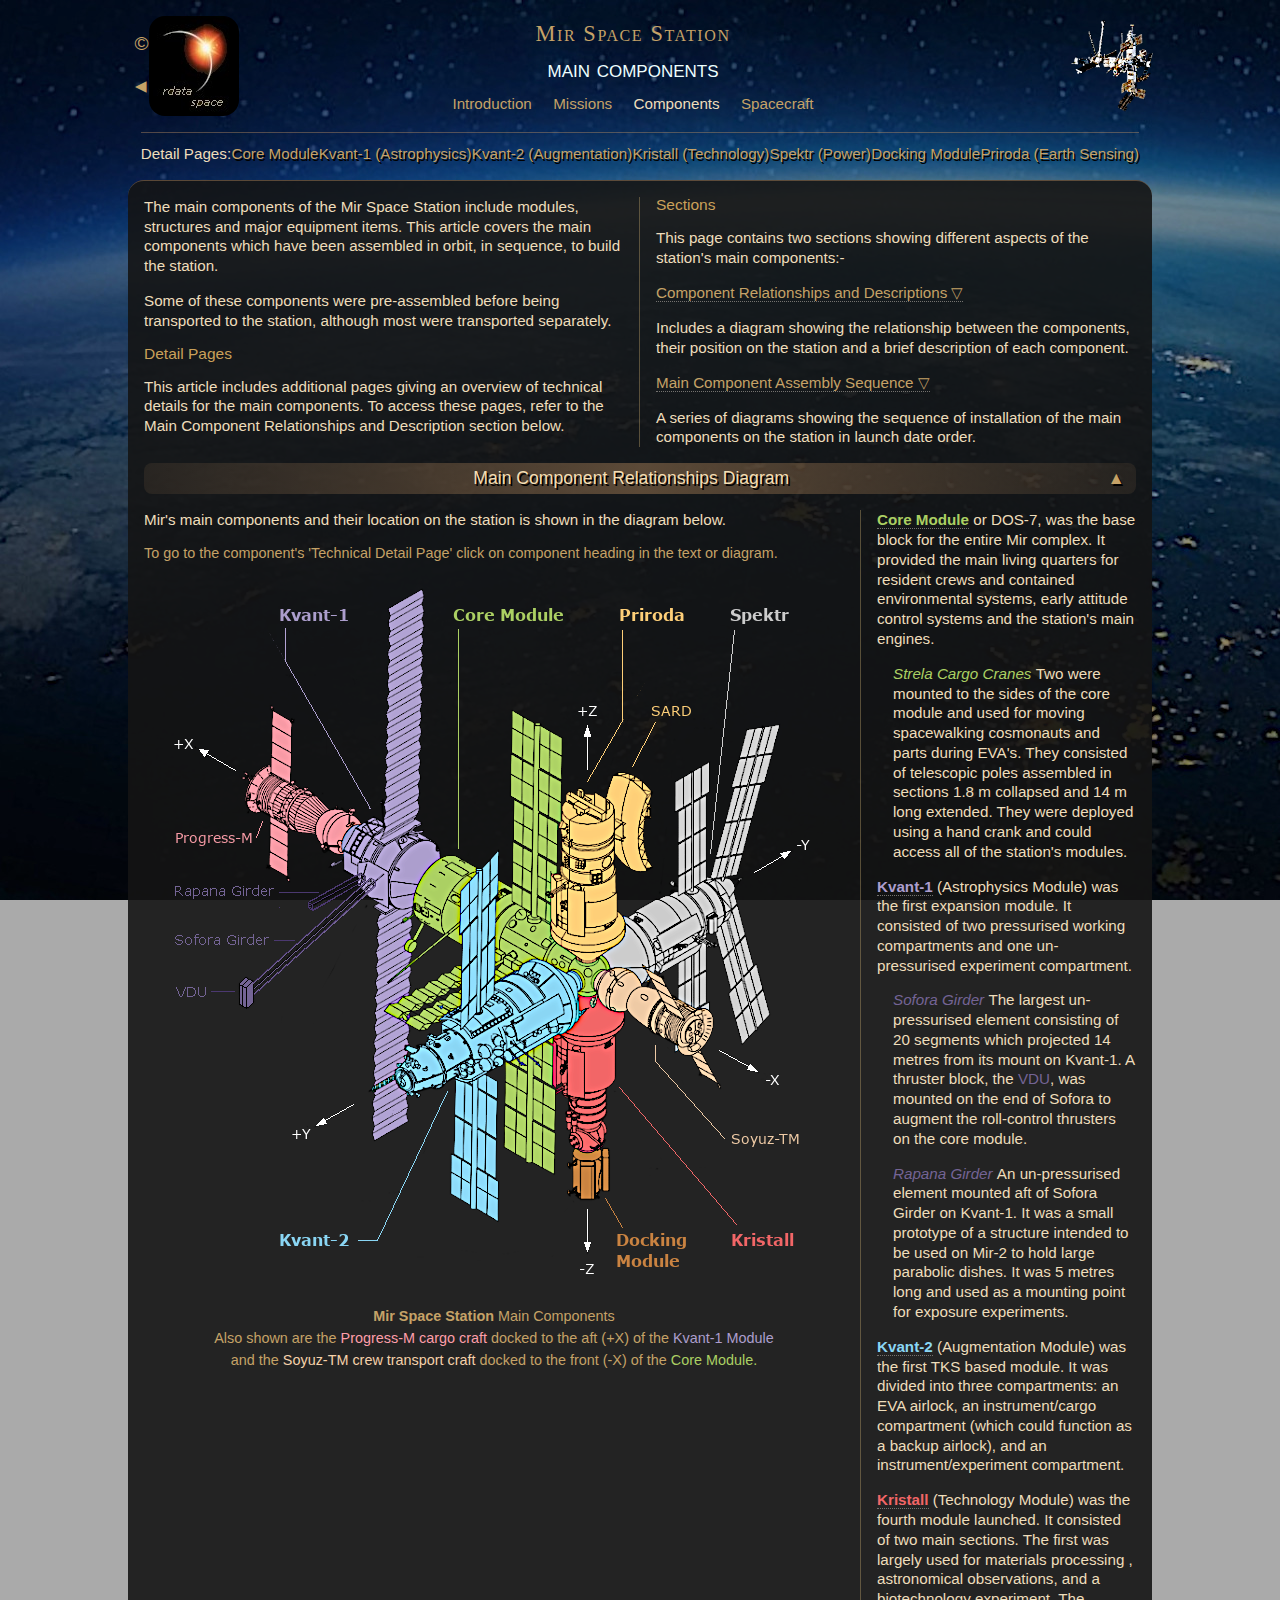
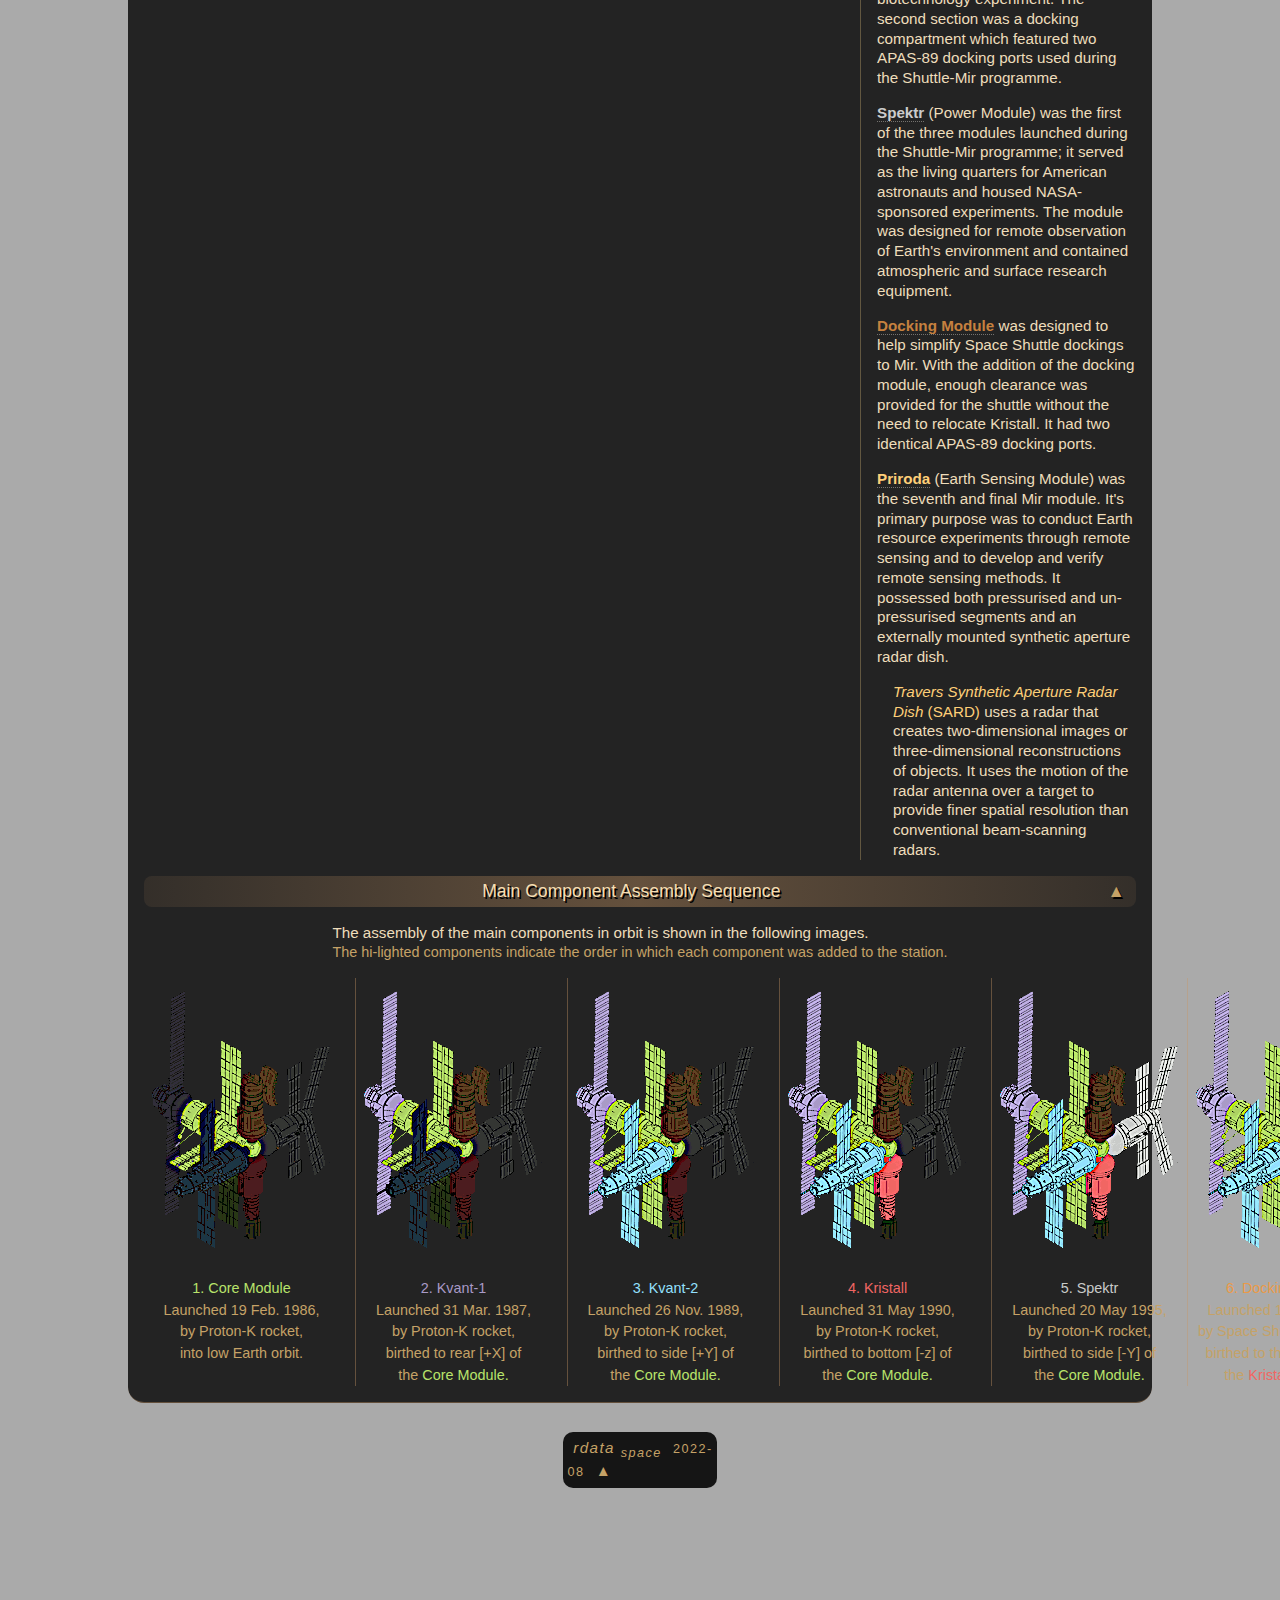
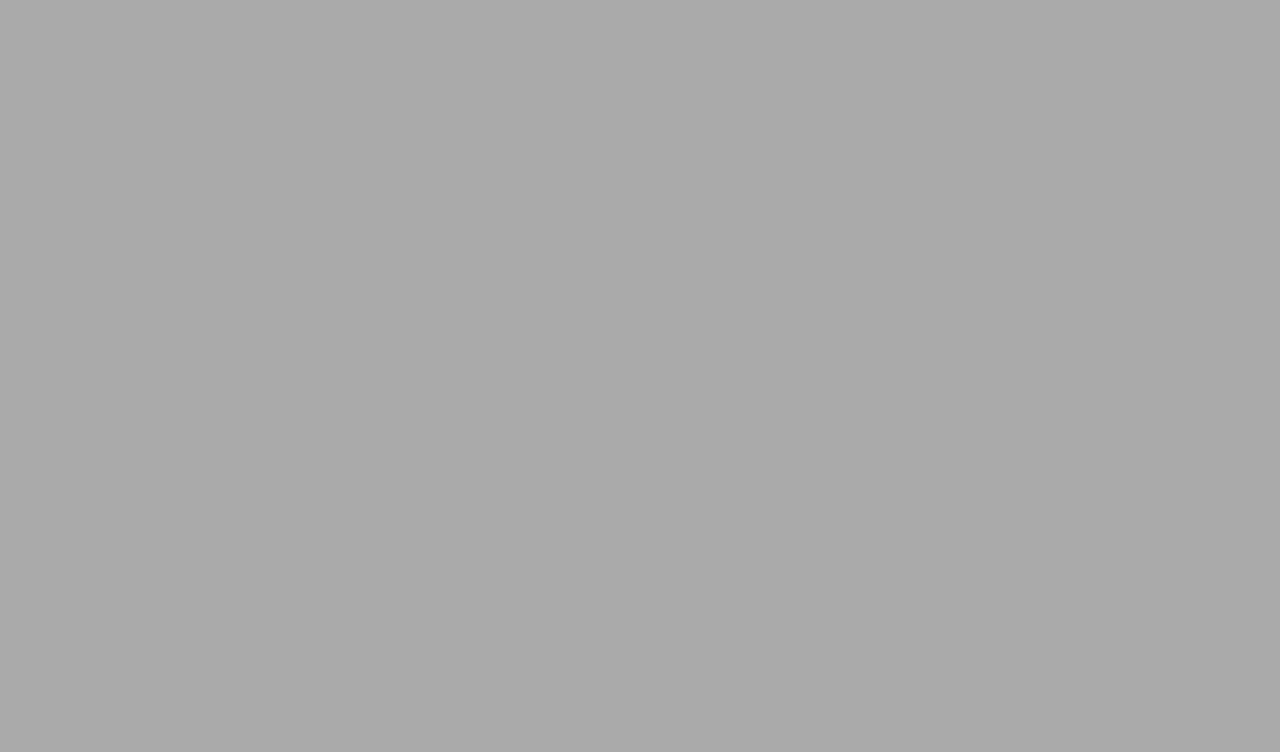
<file: mir-components.html>
<!DOCTYPE html>

<html lang="en-US">

<!-- Head -->

	<head>
		<meta charset="utf-8">
		<meta name="author" content="rdataspace">
		<meta name="description" content="Summary of the assembly and operation, in orbit, of the Mir Space Station">
		<title>Mir Main Components</title>
		<meta name="viewport" content="width=device-width, initial-scale=1">
		<link rel="stylesheet" type="text/css" href="mir.css">
		<link rel="Shortcut Icon" href="rdata.ico" type="image/x-icon">
	</head>
	
	<body class="background backMir">

		<!-- Header -->

		<div class="gridHeader">
			<div class="flexRow-sb">
				<div class="flexCol">
					<a class="hlink" href="https://creativecommons.org/publicdomain/zero/1.0/" title="External link to license site" target="_blank" style="margin: 1rem 0rem 1.2rem 0rem; font-size: larger;">&#169;</a>
					<a class="hlink" href="https://rdataspace.github.io/portal/" title="Go to rdataspace Portal">&#9664;</a>
				</div>	
				<a class="ilink" href="https://rdataspace.github.io/portal/" title="Go to rdataspace Portal"><img src="images/logo-rdataspace.jpg" alt="rdataspace logo" ></a>
			</div>

			<div class="flexCol" style="margin-left: 2%;">
				<div class="headerText-1">Mir Space Station</div>
				<div class="headerText-2">main components</div>
				<div class="flexRow-sb" style="width: 45%;">
					<a class="hlink" href="index.html" title="Introduction page">Introduction</a>
					<a class="hlink" href="mir-missions.html" title="missions page">Missions</a>
					<p>Components</p>
					<a class="hlink" href="mir-spacecraft.html" title="Spacecraft page">Spacecraft</a>
				</div>
			</div>
				
			<img src="images/mir-header-pic.png" alt="ISS Header Pic">
		</div>	

		<!-- Sub Header -->

		<div class="flexRow-sb bdt" style="width: 78%; margin: auto; padding-top: 0.7rem;">
			<span style="font: 0.95rem/1.3 Verdana, sans-serif;	color: #eeddbb;">Detail Pages:</span>
			<a class="hlink" href="mir-tech-core-module.html" target="_blank" title="Detail Page Core Module"><span style="text-shadow: 0.1rem 0.1rem #000;">Core Module</span></a>
			<a class="hlink" href="mir-tech-kvant-1.html" target="_blank" title="Detail Page Kvant-1"><span style="text-shadow: 0.1rem 0.1rem #000;">Kvant-1 (Astrophysics)</span></a>
			<a class="hlink" href="mir-tech-kvant-2.html" target="_blank" title="Detail Page Kvant-2"><span style="text-shadow: 0.1rem 0.1rem #000;">Kvant-2 (Augmentation)</span></a>
			<a class="hlink" href="mir-tech-kristall.html" target="_blank" title="Detail Page Kristall"><span style="text-shadow: 0.1rem 0.1rem #000;">Kristall (Technology)</span></a>
			<a class="hlink" href="mir-tech-spektr.html" target="_blank" title="Detail Page Spektr"><span style="text-shadow: 0.1rem 0.1rem #000;">Spektr (Power)</span></a>
			<a class="hlink" href="mir-tech-docking-module.html" target="_blank" title="Detail Page Docking Module"><span style="text-shadow: 0.1rem 0.1rem #000;">Docking&nbsp;Module</span></a>
			<a class="hlink" href="mir-tech-priroda.html" target="_blank" title="Detail Page Priroda"><span style="text-shadow: 0.1rem 0.1rem #000;">Priroda (Earth Sensing)</span></a>
		</div>

		<!-- Introduction -->

		<section>
			
			<div class="grid-2col">

				<!-- Left col -->

				<div class="leftCol">
					<p>The main components of the Mir Space Station include modules, structures and major equipment items. This article covers the main components which have been assembled in orbit, in sequence, to build the station.</p>
					<p>Some of these components were pre-assembled before being transported to the station, although most were transported separately.</p>
					
					<h4>Detail Pages</h4>
					<p>This article includes additional pages giving an overview of technical details for the main components. To access these pages, refer to the Main Component Relationships and Description section below.</p>
				</div>

				<!-- Right col -->

				<div class="rightCol">
					<h4>Sections</h4>
					<p class="padt">This page contains two sections showing different aspects of the station's main components:-</p>
					<a class="alink" href="#crd" target="_self" title="go to Component Relationships and Descriptions section">Component Relationships and Descriptions &#9661;</a>
					<p>Includes a diagram showing the relationship between the components, their position on the station and a brief description of each component.</p>
					<a class="alink" href="#cas" target="_self" title="go to Main Component Assembly Sequence section">Main Component Assembly Sequence &#9661;</a>
					<p>A series of diagrams showing the sequence of installation of the main components on the station in launch date order.</p><span id="crd"></span>
				</div>
			</div>

			<!-- Components Relationships and Descriptions -->  
		
			<div class="barH2"><h2>Main Component Relationships Diagram<a class="slink fr" href="#" title="Top of page">&#9650;</a></h2>
			</div>

			<div class="grid-2col">

				<!-- Left col -->

				<div class="leftCol">
					<p>Mir's main components and their location on the station is shown	in the diagram below.</p>
					<p class="color-small">To go to the component's 'Technical Detail Page' click on component heading in the text or diagram.</p>
					<figure>
					<map name="mcrd">
						<area shape="rectangle" coords="300,40,440,80" href="mir-tech-core-module.html" target="_blank" title="Core Module Detail Page"/>
						<area shape="rectangle" coords="130,40,210,70" href="mir-tech-kvant-1.html" target="_blank" title="Kvant-1 Module Detail Page"/>
						<area shape="rectangle" coords="130,670,220,700" href="mir-tech-kvant-2.html" target="_blank" title="Kvant-2 Module Detail Page"/>
						<area shape="rectangle" coords="580,670,660,700" href="mir-tech-kristall.html" target="_blank" title="Kristall Module Detail Page"/>
						<area shape="rectangle" coords="580,40,650,70" href="mir-tech-spektr.html" target="_blank" title="Spektr Module Detail Page"/>
						<area shape="rectangle" coords="470,660,550,710" href="mir-tech-docking-module.html" target="_blank" title="Docking Module Detail Page"/>
						<area shape="rectangle" coords="470,40,550,70" href="mir-tech-priroda.html" target="_blank" title="Priroda Module Detail Page"/>
					</map>
					<img class="middle" usemap="#mcrd" src="images/mir-diagram.png" alt="Mir Diagram">
					<figcaption><strong>Mir Space Station</strong> Main Components<br>
					Also shown are the <span style="color: #fe9eaa;">Progress-M cargo craft</span> docked to the aft (+X) of the <span style="color: #ac9ecd;">Kvant-1 Module</span><br>
					and the <span style="color:#f5d1aa;">Soyuz-TM crew transport craft</span> docked to the front (-X) of the <span style="color: #abd063;">Core Module.</span></figcaption>
					</figure>
				</div>
					
				<!-- Right col -->

				<div class="rightCol">
					<p><a class="alink" href="mir-tech-core-module.html" target="_blank" title="Core Module Detail Page"><span style="color: #abd063;"><strong>Core Module</strong></span></a> or DOS-7, was the base block for the entire Mir complex. It provided the main living quarters for resident crews and contained environmental systems, early attitude control systems and the station's main engines.</p>
					<p class="ml"><span style="color: #abd063;"><em>Strela Cargo Cranes </em></span>Two were mounted to the sides of the core module and used for moving spacewalking cosmonauts and parts during EVA's. They consisted of telescopic poles assembled in sections 1.8 m collapsed and 14 m long extended. They were deployed using a hand crank and could access all of the station's modules.</p>
					<p><a class="alink" href="mir-tech-kvant-1.html" target="_blank" title="Kvant-1 Module Detail Page"><span style="color: #ac9ecd;"><strong>Kvant-1</strong></span></a> (Astrophysics Module) was the first expansion module. It consisted of two pressurised working compartments and one un-pressurised experiment compartment.</p>
					<p class="ml"><span style="color: #746495;"><em>Sofora Girder </em></span> The largest un-pressurised element consisting of 20 segments which projected 14 metres from its mount on Kvant-1. A thruster block, the <span style="color: #746495;">VDU</span>, was mounted on the end of Sofora to augment the roll-control thrusters on the core module.</p>
					<p class="ml"><span style="color: #746495;"><em>Rapana Girder </em></span> An un-pressurised element mounted aft of Sofora Girder on Kvant-1. It was a small prototype of a structure intended to be used on Mir-2 to hold large parabolic dishes. It was 5 metres long and used as a mounting point for exposure experiments.</p>
					<p><a class="alink" href="mir-tech-kvant-2.html" target="_blank" title="Kvant-2 Module Detail Page"><span style="color: #8ad6f4;"><strong>Kvant-2</strong></span></a> (Augmentation Module) was the first TKS based module. It was divided into three compartments: an EVA airlock, an instrument/cargo compartment (which could function as a backup airlock), and an instrument/experiment compartment.</p>
					<p><a class="alink" href="mir-tech-kristall.html" target="_blank" title="Kristall Module Detail Page"><span style="color: #f26667;"><strong>Kristall</strong></span></a> (Technology Module) was the fourth module launched. It consisted of two main sections. The first was largely used for materials processing , astronomical observations, and a biotechnology experiment. The second section was a docking compartment which featured two APAS-89 docking ports used during the Shuttle-Mir programme.</p>
					<p><a class="alink" href="mir-tech-spektr.html" target="_blank" title="Spektr Module Detail Page"><span style="color: #cccccc;"><strong>Spektr</strong></span></a> (Power Module) was the first of the three modules launched during the Shuttle-Mir programme; it served as the living quarters for American astronauts and housed NASA-sponsored experiments. The module was designed for remote observation of Earth's environment and contained atmospheric and surface research equipment.</p>
					<p><a class="alink" href="mir-tech-docking-module.html" target="_blank" title="Docking Module Detail Page"><span style="color: #c6813f;"><strong>Docking Module</strong></span></a> was designed to help simplify Space Shuttle dockings to Mir. With the addition of the docking module, enough clearance was provided for the shuttle without the need to relocate Kristall. It had two identical APAS-89 docking ports.</p>
					<p><a class="alink" href="mir-tech-priroda.html" target="_blank" title="Priroda Module Detail Page"><span style="color: #fecf78;"><strong>Priroda</strong></span></a> (Earth Sensing Module) was the seventh and final Mir module. It's primary purpose was to conduct Earth resource experiments through remote sensing and to develop and verify remote sensing methods. It possessed both pressurised and un-pressurised segments and an externally mounted synthetic aperture radar dish.</p>
					<p class="ml"><span style="color: #fecf78;"><em>Travers Synthetic Aperture Radar Dish</em> (SARD)</span> uses a radar that creates two-dimensional images or three-dimensional reconstructions of objects. It uses the motion of the radar antenna over a target to provide finer spatial resolution than conventional beam-scanning radars.</p> 
					<span id="cas"></span>
				</div>
			</div>

			<!-- Components Assembly -->  
		
			<div class="barH2"><h2>Main Component Assembly Sequence<a class="slink fr" href="#" title="Top of page">&#9650;</a></h2>
			</div>

			<!-- One col -->

			<div class="oneCol">
				<div class="center">
					<p class="padb">The assembly of the main components in orbit is shown in the following images.<br>
					<span class="color-small">The hi-lighted components indicate the order in which each component was added to the station.</span></p>
				</div>

				<div class="flexRow-sb">
					<figure class="bdr padr">
						<img src="images/mir-assembly-01.png" alt="Mir Assembly 01">
						<figcaption><span style="color: #b9e36b;">1. Core Module</span><br>
							Launched 19 Feb. 1986,<br>
							by Proton-K rocket,<br>  
							into low Earth orbit.
						</figcaption>
					</figure>

					<figure class="bdr padr">
						<img src="images/mir-assembly-02.png" alt="Mir Assembly 02">
						<figcaption><span style="color: #a99ac7;">2. Kvant-1</span><br>
						Launched 31 Mar. 1987,<br>
						by Proton-K rocket,<br>
						birthed to rear [+X] of<br>
						the <span style="color: #b9e36b;">Core Module.</span>
						</figcaption>
					</figure>

					<figure class="bdr padr">
						<img src="images/mir-assembly-03.png" alt="Mir Assembly 03">
						<figcaption><span style="color: #93e0ff;">3. Kvant-2</span><br>
							Launched 26 Nov. 1989,<br>
							by Proton-K rocket,<br>
							birthed to side [+Y] of<br>
							the <span style="color: #b9e36b;">Core Module.</span>
						</figcaption>
					</figure>

					<figure class="bdr padr">
						<img src="images/mir-assembly-04.png" alt="Mir Assembly 04">
						<figcaption><span style="color: #f16663;">4. Kristall</span><br>
							Launched 31 May 1990,<br>
							by Proton-K rocket,<br>
							birthed to bottom [-z] of<br>
							the <span style="color: #b9e36b;">Core Module.</span>
						</figcaption>
					</figure>

					<figure class="bdr">
						<img src="images/mir-assembly-05.png" alt="Mir Assembly 05">
						<figcaption><span style="color: #c9cbc9;">5. Spektr</span><br>
							Launched 20 May 1995,<br>
							by Proton-K rocket,<br>
							birthed to side [-Y] of<br>
							the <span style="color: #b9e36b;">Core Module.</span>
						</figcaption>
					</figure>

					<figure class="bdr padr">
						<img src="images/mir-assembly-06.png" alt="Mir Assembly 06">
						<figcaption><span style="color: #ea9a48;">6. Docking Module</span><br>
							Launched 15 Nov. 1995,<br>
							by Space Shuttle (STS-74),<br> 
							birthed to the nadir [-z] of<br>
							the <span style="color: #f16663;">Kristall Module.</span>
						</figcaption>
					</figure>

					<figure>
						<img src="images/mir-assembly-07.png" alt="Mir Assembly 07">
						<figcaption><span style="color: #fdd57c;">7. Priroda</span><br>
							Launched 26 Apr, 1996,<br>
							by Proton-K rocket,<br>
							birthed to the top [+Z] of<br>
							the <span style="color: #b9e36b;">Core Module.</span>
						</figcaption>
					</figure>
				</div>
			</div>
		</section>

		<!-- Footer Banner -->

		<div class="footBanner flexRow-sa">
			<a class="hlink" href="#" title="Top of page"><em>&nbsp;rdata&nbsp;<sub>space</sub></em>&nbsp;&nbsp;<small>2022-08</small>&nbsp;&nbsp;&#9650;&nbsp;</a>
		</div>

		<!-- End -->

	</body>
</html>
</file>
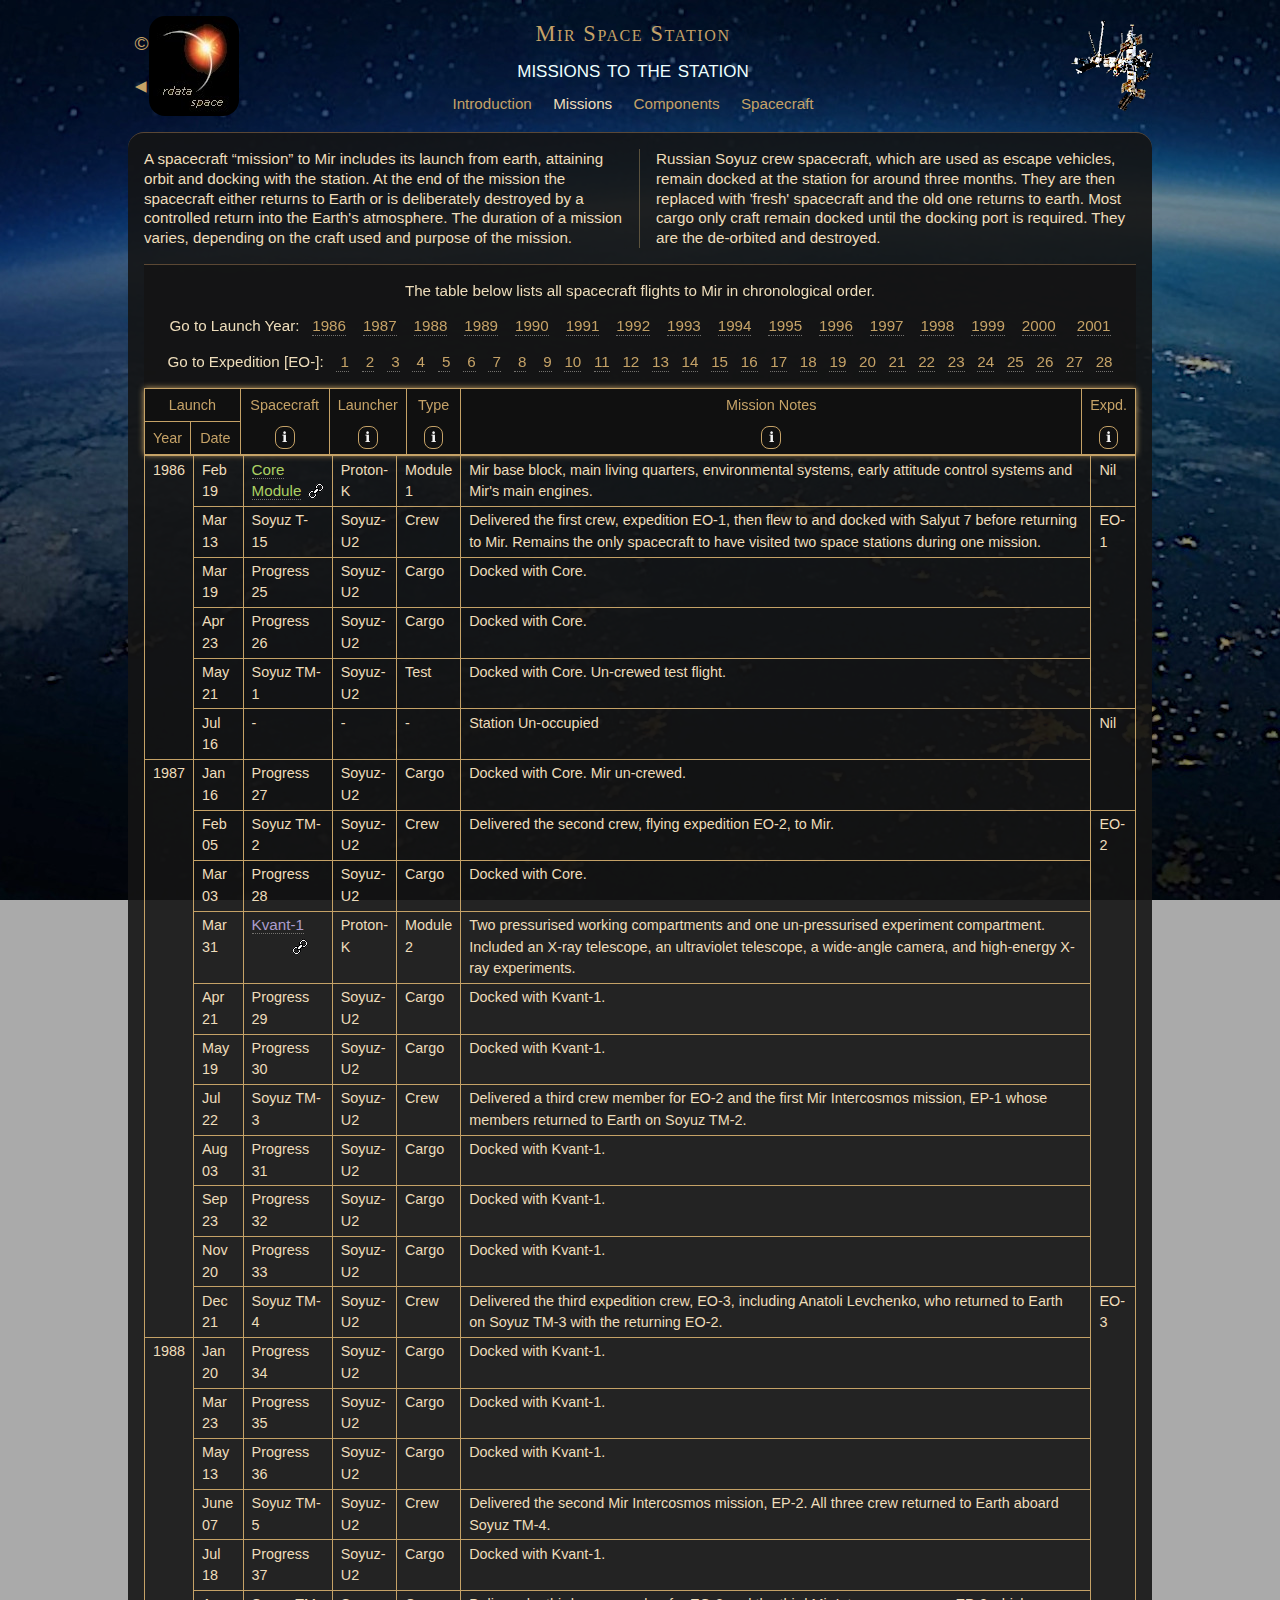
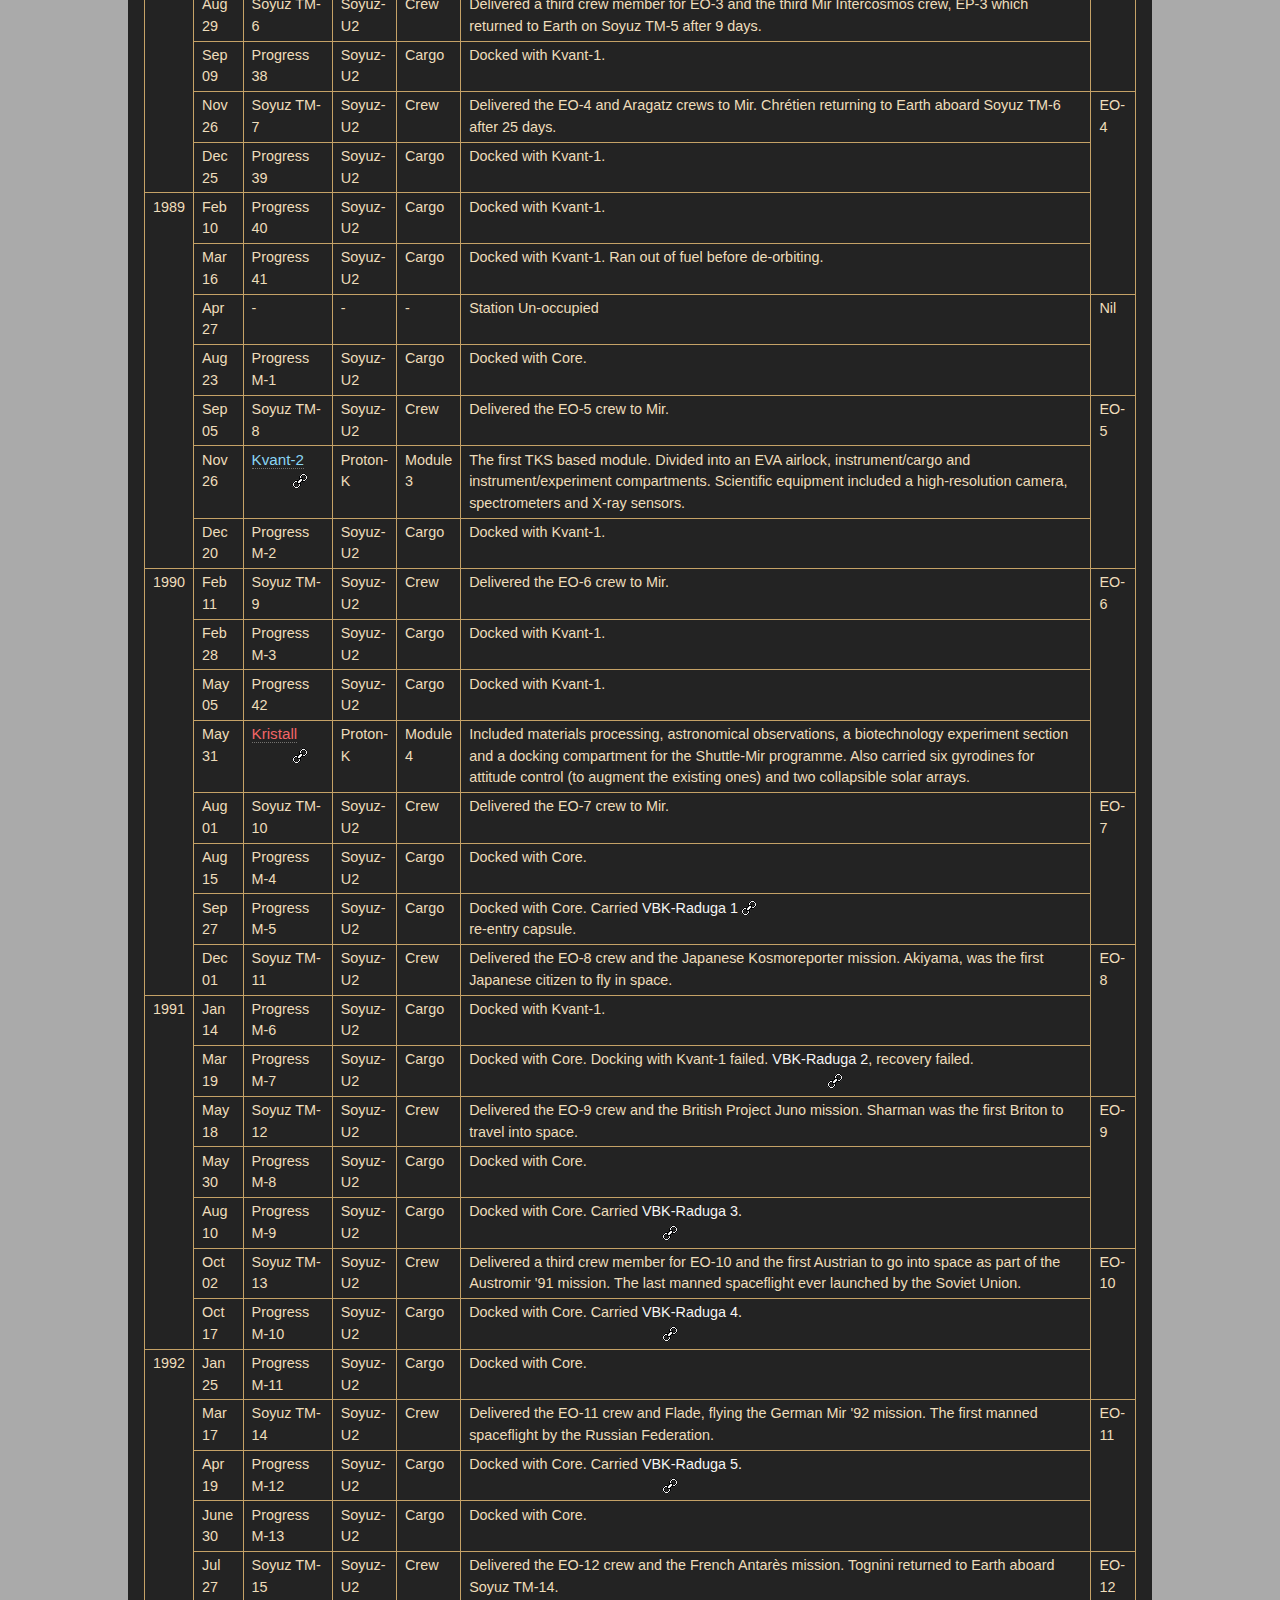
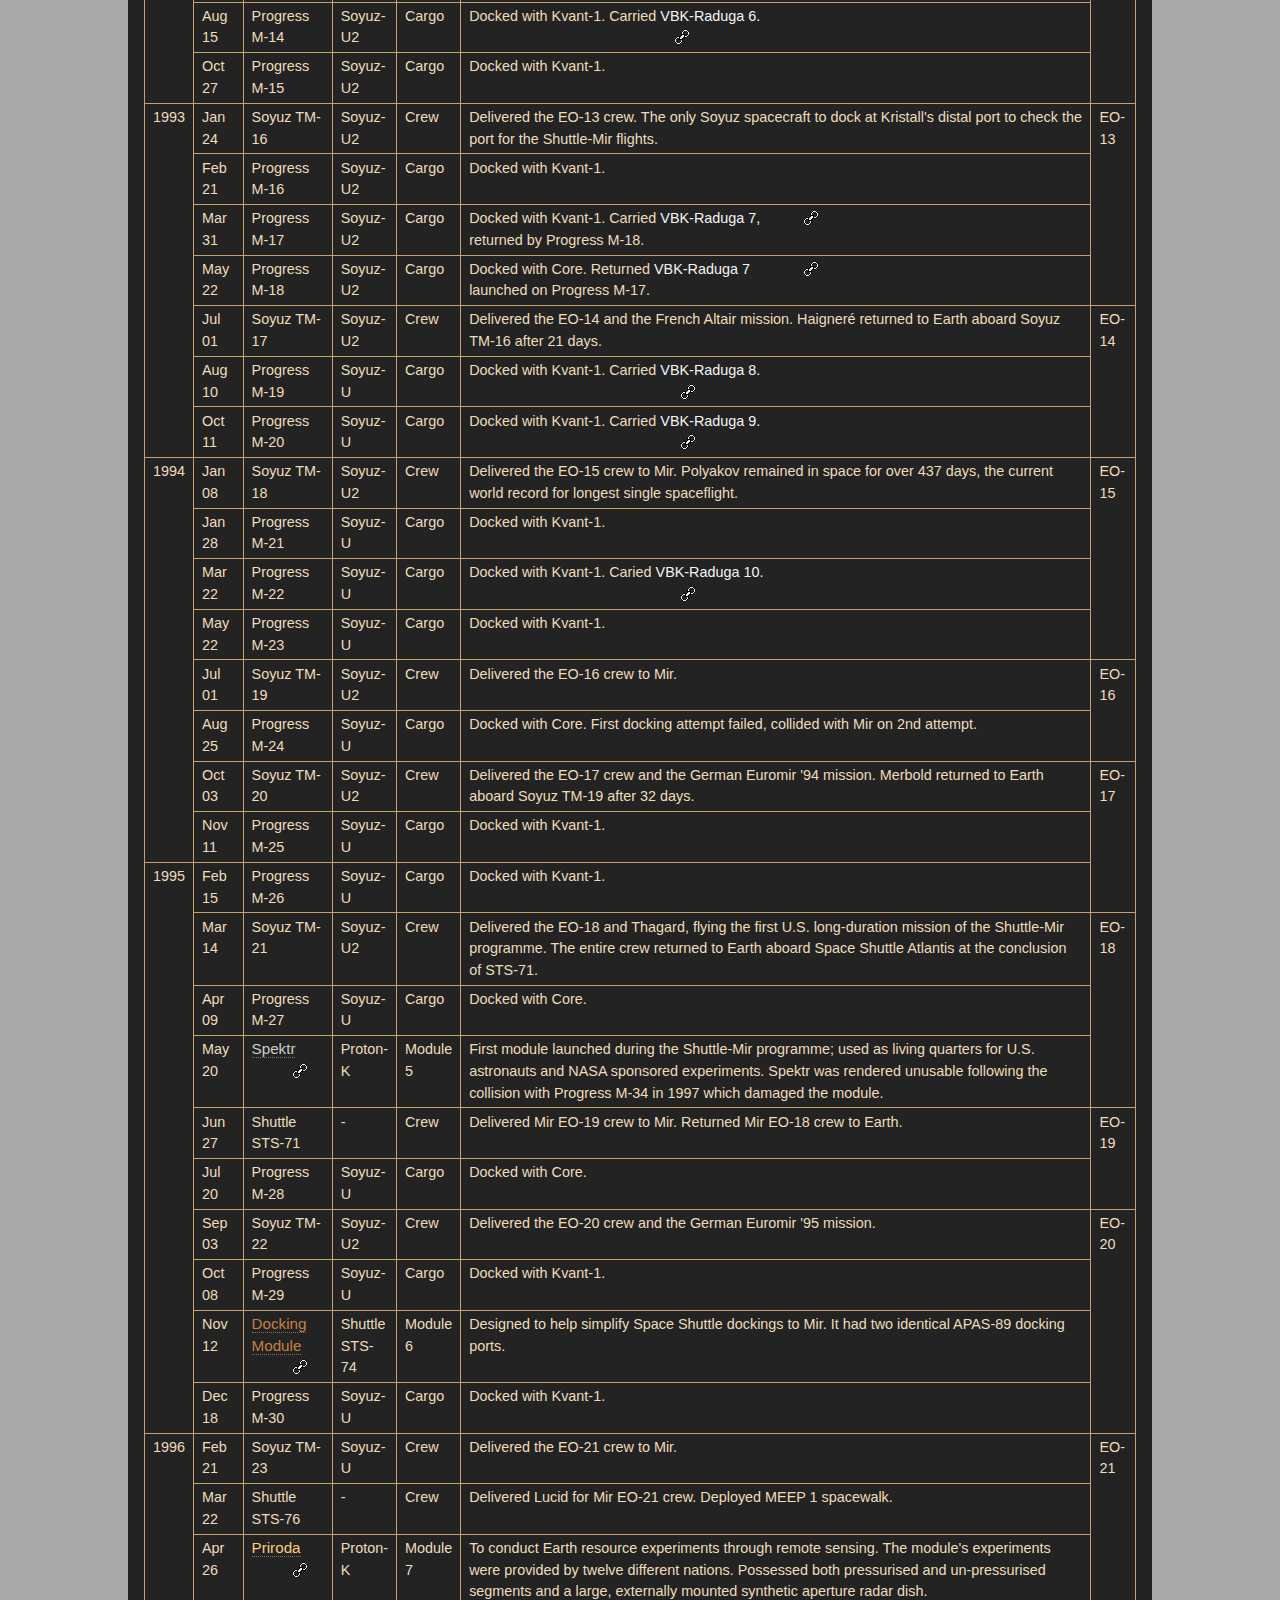
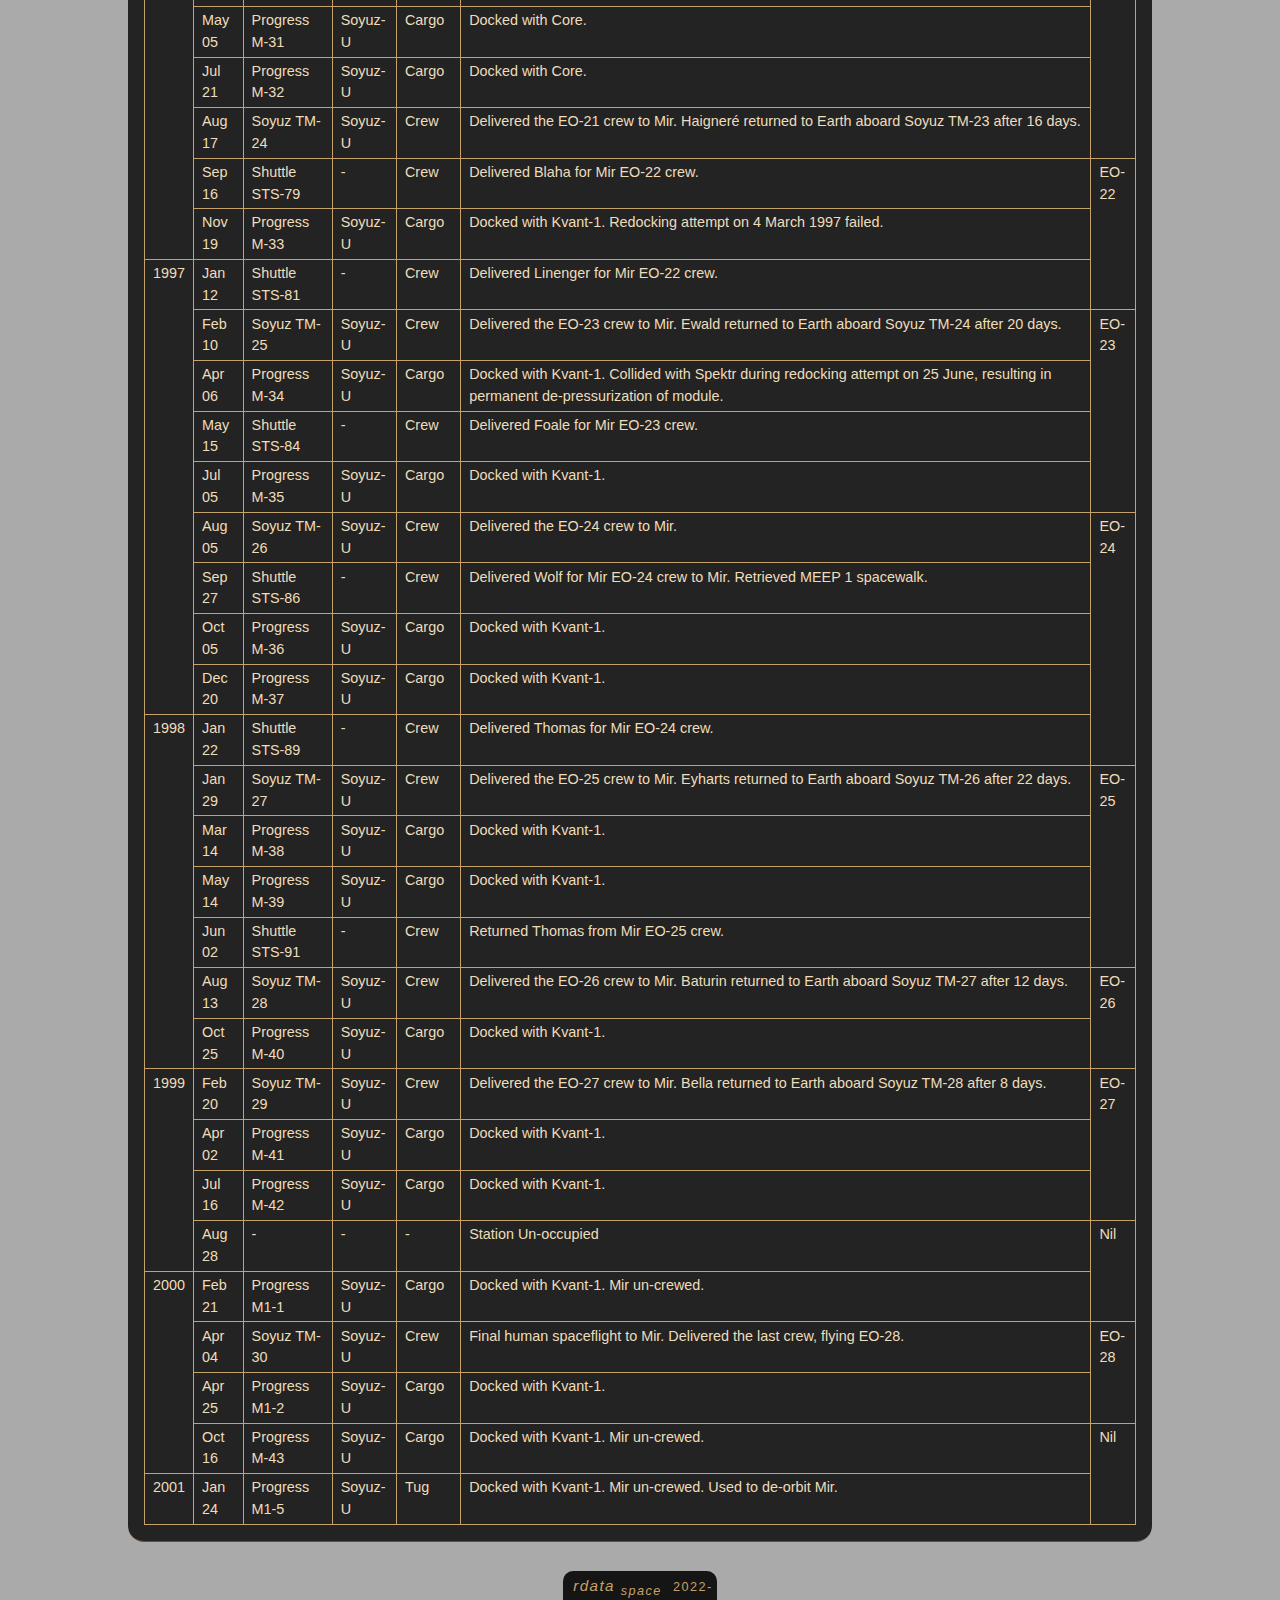
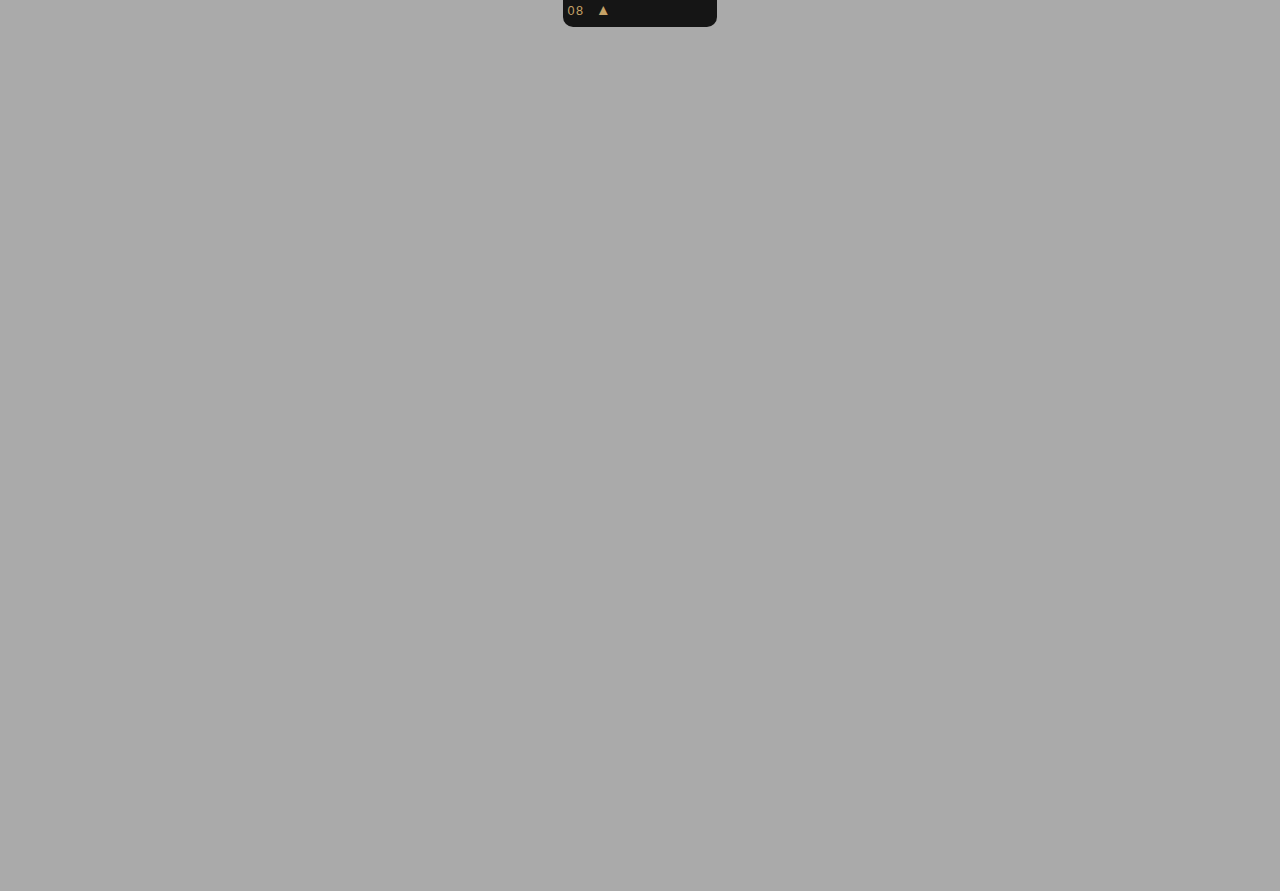
<file: mir-missions.html>
<!DOCTYPE html>

<html lang="en-US">

<!-- Head -->

	<head>
		<meta charset="utf-8">
		<meta name="author" content="rdataspace">
		<meta name="description" content="Summary of the assembly and operation, in orbit, of the Mir Space Station">
		<title>Mir Missions</title>
		<link rel="stylesheet" type="text/css" href="mir.css">
		<link rel="Shortcut Icon" href="rdata.ico" type="image/x-icon">
	</head>
	
	<body class="background backMir">

		<!-- Header -->

		<div class="gridHeader">
			<div class="flexRow-sb">
				<div class="flexCol">
					<a class="hlink" href="https://creativecommons.org/publicdomain/zero/1.0/" title="External link to license site" target="_blank" style="margin: 1rem 0rem 1.2rem 0rem; font-size: larger;">&#169;</a>
					<a class="hlink" href="https://rdataspace.github.io/portal/" title="Go to rdataspace Portal">&#9664;</a>
				</div>	
				<a class="ilink" href="https://rdataspace.github.io/portal/" title="Go to rdataspace Portal"><img src="images/logo-rdataspace.jpg" alt="rdataspace logo" ></a>
			</div>

			<div class="flexCol" style="margin-left: 2%;">
				<div class="headerText-1">Mir Space Station</div>
				<div class="headerText-2">missions to the station</div>
				<div class="flexRow-sb" style="width: 45%;">
					<a class="hlink" href="index.html" title="Introduction page">Introduction</a>
					<p>Missions</p>
					<a class="hlink" href="mir-components.html" title="Components page">Components</a>
					<a class="hlink" href="mir-spacecraft.html" title="Spacecraft page">Spacecraft</a>
				</div>
			</div>
				
			<img src="images/mir-header-pic.png" alt="ISS Header Pic">
		</div>	

		<!-- Missions Table -->

		<section>

			<div class="grid-2col">

				<!-- Left col -->
			
				<div class="leftCol mb0">
					<p>A spacecraft <q>mission</q> to Mir includes its launch from earth, attaining orbit and docking with the station. At the end of the mission the spacecraft either returns to Earth or is deliberately destroyed by a controlled return into the Earth's atmosphere. The duration of a mission varies, depending on the craft used and purpose of the mission.</p>
				</div>

				<!-- Right col -->

				<div class="rightCol mb0">
					<p>Russian Soyuz crew spacecraft, which are used as escape vehicles, remain docked at the station for around three months. They are then replaced with 'fresh' spacecraft and the old one returns to earth. Most cargo only craft remain docked until the docking port is required. They are the de-orbited and destroyed.</p>
				</div>
			</div>

			<div class="oneCol">

				<!-- Go to Year, Expedition -->
				
				<div class="stick">
					<div style="background-color: rgba(20,20,20,0.85);">
						<p class="center padt bdt">The table below lists all spacecraft flights to Mir in chronological order.
							<span id="1986"></span><span id="exp1"></span>
						</p>
						<p class="center">Go to Launch Year:
						&nbsp;&nbsp;<a class="alink" href="#1986" title="This page year 1986">1986</a>
						&nbsp;&nbsp;&nbsp;&nbsp;<a class="alink" href="#1987" title="This page year 1987">1987</a>
						&nbsp;&nbsp;&nbsp;&nbsp;<a class="alink" href="#1988" title="This page year 1988">1988</a>
						&nbsp;&nbsp;&nbsp;&nbsp;<a class="alink" href="#1989" title="This page year 1989">1989</a>
						&nbsp;&nbsp;&nbsp;&nbsp;<a class="alink" href="#1990" title="This page year 1990">1990</a>
						&nbsp;&nbsp;&nbsp;&nbsp;<a class="alink" href="#1991" title="This page year 1991">1991</a>
						&nbsp;&nbsp;&nbsp;&nbsp;<a class="alink" href="#1992" title="This page year 1992">1992</a>
						&nbsp;&nbsp;&nbsp;&nbsp;<a class="alink" href="#1993" title="This page year 1993">1993</a>
						&nbsp;&nbsp;&nbsp;&nbsp;<a class="alink" href="#1994" title="This page year 1994">1994</a>
						&nbsp;&nbsp;&nbsp;&nbsp;<a class="alink" href="#1995" title="This page year 1995">1995</a>
						&nbsp;&nbsp;&nbsp;&nbsp;<a class="alink" href="#1996" title="This page year 1996">1996</a>
						&nbsp;&nbsp;&nbsp;&nbsp;<a class="alink" href="#1997" title="This page year 1997">1997</a>
						&nbsp;&nbsp;&nbsp;&nbsp;<a class="alink" href="#1998" title="This page year 1998">1998</a>
						&nbsp;&nbsp;&nbsp;&nbsp;<a class="alink" href="#1999" title="This page year 1999">1999</a>
						&nbsp;&nbsp;&nbsp;&nbsp;<a class="alink" href="#2000" title="This page year 2000">2000</a>
						&nbsp;&nbsp;&nbsp;&nbsp;&nbsp;<a class="alink" href="#2001" title="This page year 2001">2001</a></p>
						<p class="center padb">Go to Expedition [EO-]:
						&nbsp;&nbsp;<a class="alink" href="#exp1" title="This page Expedition 1">&nbsp;1</a>
						&nbsp;&nbsp;&nbsp;<a class="alink" href="#exp2" title="This page Expedition 2">&nbsp;2</a>
						&nbsp;&nbsp;&nbsp;<a class="alink" href="#exp3" title="This page Expedition 3">&nbsp;3</a>
						&nbsp;&nbsp;&nbsp;<a class="alink" href="#exp4" title="This page Expedition 4">&nbsp;4</a>
						&nbsp;&nbsp;&nbsp;<a class="alink" href="#exp5" title="This page Expedition 5">&nbsp;5</a>
						&nbsp;&nbsp;&nbsp;<a class="alink" href="#exp6" title="This page Expedition 6">&nbsp;6</a>
						&nbsp;&nbsp;&nbsp;<a class="alink" href="#exp7" title="This page Expedition 7">&nbsp;7</a>
						&nbsp;&nbsp;&nbsp;<a class="alink" href="#exp8" title="This page Expedition 8">&nbsp;8</a>
						&nbsp;&nbsp;&nbsp;<a class="alink" href="#exp9" title="This page Expedition 9">&nbsp;9</a>
						&nbsp;&nbsp;&nbsp;<a class="alink" href="#exp10" title="This page Expedition 10">10</a>
						&nbsp;&nbsp;&nbsp;<a class="alink" href="#exp11" title="This page Expedition 11">11</a>
						&nbsp;&nbsp;&nbsp;<a class="alink" href="#exp12" title="This page Expedition 12">12</a>
						&nbsp;&nbsp;&nbsp;<a class="alink" href="#exp13" title="This page Expedition 13">13</a>
						&nbsp;&nbsp;&nbsp;<a class="alink" href="#exp14" title="This page Expedition 14">14</a>
						&nbsp;&nbsp;&nbsp;<a class="alink" href="#exp15" title="This page Expedition 16">15</a>
						&nbsp;&nbsp;&nbsp;<a class="alink" href="#exp16" title="This page Expedition 15">16</a>
						&nbsp;&nbsp;&nbsp;<a class="alink" href="#exp17" title="This page Expedition 17">17</a>
						&nbsp;&nbsp;&nbsp;<a class="alink" href="#exp18" title="This page Expedition 18">18</a>
						&nbsp;&nbsp;&nbsp;<a class="alink" href="#exp19" title="This page Expedition 19">19</a>
						&nbsp;&nbsp;&nbsp;<a class="alink" href="#exp20" title="This page Expedition 20">20</a>
						&nbsp;&nbsp;&nbsp;<a class="alink" href="#exp21" title="This page Expedition 21">21</a>
						&nbsp;&nbsp;&nbsp;<a class="alink" href="#exp22" title="This page Expedition 22">22</a>
						&nbsp;&nbsp;&nbsp;<a class="alink" href="#exp23" title="This page Expedition 23">23</a>
						&nbsp;&nbsp;&nbsp;<a class="alink" href="#exp24" title="This page Expedition 24">24</a>
						&nbsp;&nbsp;&nbsp;<a class="alink" href="#exp25" title="This page Expedition 25">25</a>
						&nbsp;&nbsp;&nbsp;<a class="alink" href="#exp26" title="This page Expedition 26">26</a>
						&nbsp;&nbsp;&nbsp;<a class="alink" href="#exp27" title="This page Expedition 27">27</a>
						&nbsp;&nbsp;&nbsp;<a class="alink" href="#exp28" title="This page Expedition 28">28</a></p>

					<!-- Table Header Sticky -->

					<table class="mb0 shadow-gold" style="width: 100%;">
					<tr>
						<td class="tdHead" colspan="2">Launch</td>
						<td class="tdHead" width="9%" rowspan="2">Spacecraft
							<div class="tableNote-button">
								<span class="tableNote-symbol">&nbsp;&#8505;&nbsp;</span>
								<div class="tableNote shadow">
									<p class="tableNote-text">Used to transport components, crews and cargo to Mir</p>
								</div>
							</div>
						</td>

						<td class="tdHead" width="6%" rowspan="2">Launcher
							<div class="tableNote-button">
								<span class="tableNote-symbol">&nbsp;&#8505;&nbsp;</span>
								<div class="tableNote shadow">
									<p class="tableNote-text">Used to carry the spacecraft into orbit</p>
								</div>
							</div>
						</td>

						<td class="tdHead" width="5.5%" rowspan="2">Type
							<div class="tableNote-button">
								<span class="tableNote-symbol">&nbsp;&#8505;&nbsp;</span>
								<div class="tableNote shadow">
									<p class="tableNote-text">&nbsp;Mission type or purpose</p>
								</div>
							</div>
						</td>

						<td class="tdHead" width="" rowspan="2">Mission Notes
							<div class="tableNote-button">
								<span class="tableNote-symbol">&nbsp;&#8505;&nbsp;</span>
								<div class="tableNote shadow" style="margin-left: 49%;">
									<p class="tableNote-text">General notes on the mission</p>
								</div>
							</div>
						</td>

						<td class="tdHead" width="4.5%" rowspan="2">Expd.
							<div class="tableNote-button">
								<span class="tableNote-symbol">&nbsp;&#8505;&nbsp;</span>
								<div class="tableNote tableNote2 shadow">
									<p class="tableNote-text">Expedition numbers allocated to the rotating crew</p>
								</div>
							</div>
						</td>
					</tr>

					<tr>
						<td class="tdHead" width="3.6%">Year</td>
						<td class="tdHead" width="5%">Date</td>
					</tr>
					</table>
				</div>	
			</div>

			<!-- Table Body -->

			<table class="mb shadow" style="width: 100%;">

				<!-- 1986 -->

				<tr id="1987">
					<td width="3.6%" rowspan="6">1986</td>
					<td width="5%">Feb	19</td>
					<td width="9%"><a class="alink" href="mir-tech-core-module.html" target="_blank" title="Detail Page Core Module"><span style="color: #abd063;">Core Module</span><img class="fr" src="../images/symbol-link.png" alt=""></a></td>
					<td width="6%">Proton-K</td>
					<td width="5.5%">Module 1</td>				
					<td >Mir base block, main living quarters, environmental systems, early attitude control systems and Mir's main engines.</td>
					<td width="4.5%">Nil</td>
				</tr>

				<tr id="exp2">
					<td>Mar 13</td>
					<td>Soyuz T-15</td>
					<td>Soyuz-U2</td>
					<td>Crew</td>
					<td>Delivered the first crew, expedition EO-1, then flew to and docked with Salyut 7 before returning to Mir. Remains the only spacecraft to have visited two space stations during one mission.</td>
					<td rowspan="4">EO-1</td>
				</tr>

				<tr>
					<td>Mar 19</td>
					<td>Progress 25</td>
					<td>Soyuz-U2</td>
					<td>Cargo</td>
					<td>Docked with Core.</td>
				</tr>

				<tr>
					<td>Apr 23</td>
					<td>Progress 26</td>
					<td>Soyuz-U2</td>
					<td>Cargo</td>
					<td>Docked with Core.</td>
				</tr>

				<tr>
					<td>May 21</td>
					<td>Soyuz TM-1</td>
					<td>Soyuz-U2</td>
					<td>Test</td>
					<td>Docked with Core. Un-crewed test flight.</td>
				</tr>

				<tr>
					<td>Jul 16</td>
					<td>-</td>
					<td>-</td>
					<td>-</td>
					<td>Station Un-occupied</td>
					<td rowspan="2">Nil</td>
				</tr>

				<!-- 1987 -->

				<tr>
					<td rowspan="11">1987</td>
					<td>Jan 16</td>
					<td>Progress 27</td>
					<td>Soyuz-U2</td>
					<td>Cargo</td>
					<td>Docked with Core. Mir un-crewed.</td>
				</tr>

				<tr>
					<td>Feb 05</td>
					<td>Soyuz TM-2</td>
					<td>Soyuz-U2</td>
					<td>Crew</td>
					<td>Delivered the second crew, flying expedition EO-2, to Mir.</td>
					<td rowspan="9">EO-2</td>
				</tr>

				<tr>
					<td>Mar 03</td>
					<td>Progress 28</td>
					<td>Soyuz-U2</td>
					<td>Cargo</td>
					<td>Docked with Core.</td>
				</tr>

				<tr id="exp3">
					<td>Mar 31</td>
					<td><a class="alink" href="mir-tech-kvant-1.html" target="_blank" title="Detail Page Kvant-1 Module"><span style="color: #ac9ecd;">Kvant-1</span><img class="fr mr" src="../images/symbol-link.png" alt=""></a></td>
					<td>Proton-K</td>
					<td>Module 2</td>
					<td>Two pressurised working compartments and one un-pressurised experiment compartment. Included an X-ray telescope, an ultraviolet telescope, a wide-angle camera, and high-energy X-ray experiments.</td>
				</tr>

				<tr id="1988">
					<td>Apr 21</td>
					<td>Progress 29</td>
					<td>Soyuz-U2</td>
					<td>Cargo</td>
					<td>Docked with Kvant-1.</td>
				</tr>

				<tr>
					<td>May 19</td>
					<td>Progress 30</td>
					<td>Soyuz-U2</td>
					<td>Cargo</td>
					<td>Docked with Kvant-1.</td>
				</tr>
				
				<tr>
					<td>Jul 22</td>
					<td>Soyuz TM-3</td>
					<td>Soyuz-U2</td>
					<td>Crew</td>
					<td>Delivered a third crew member for EO-2 and the first Mir Intercosmos mission, EP-1 whose members returned to Earth on Soyuz TM-2.</td>
				</tr>

				<tr>
					<td>Aug 03</td>
					<td>Progress 31</td>
					<td>Soyuz-U2</td>
					<td>Cargo</td>
					<td>Docked with Kvant-1.</td>
				</tr>

				<tr>
					<td>Sep 23</td>
					<td>Progress 32</td>
					<td>Soyuz-U2</td>
					<td>Cargo</td>
					<td>Docked with Kvant-1.</td>
				</tr>

				<tr>
					<td>Nov 20</td>
					<td>Progress 33</td>
					<td>Soyuz-U2</td>
					<td>Cargo</td>
					<td>Docked with Kvant-1.</td>
				</tr>

				<tr>
					<td>Dec 21</td>
					<td>Soyuz TM-4</td>
					<td>Soyuz-U2</td>
					<td>Crew</td>
					<td>Delivered the third expedition crew, EO-3, including Anatoli Levchenko, who returned to Earth on Soyuz TM-3 with the returning EO-2.</td>
					<td rowspan="8">EO-3</td>
				</tr>

				<!-- 1988 -->

				<tr id="exp4">
					<td rowspan="9">1988</td>
					<td>Jan 20</td>
					<td>Progress 34</td>
					<td>Soyuz-U2</td>
					<td>Cargo</td>
					<td>Docked with Kvant-1.</td>
				</tr>

				<tr>
					<td>Mar 23</td>
					<td>Progress 35</td>
					<td>Soyuz-U2</td>
					<td>Cargo</td>
					<td>Docked with Kvant-1.</td>
				</tr>

				<tr id="1989">
					<td>May 13</td>
					<td>Progress 36</td>
					<td>Soyuz-U2</td>
					<td>Cargo</td>
					<td>Docked with Kvant-1.</td>
				</tr>

				<tr>
					<td>June 07</td>
					<td>Soyuz TM-5</td>
					<td>Soyuz-U2</td>
					<td>Crew</td>
					<td>Delivered the second Mir Intercosmos mission, EP-2. All three crew returned to Earth aboard Soyuz TM-4.</td>
				</tr>

				<tr>
					<td>Jul 18</td>
					<td>Progress 37</td>
					<td>Soyuz-U2</td>
					<td>Cargo</td>
					<td>Docked with Kvant-1.</td>
				</tr>

				<tr>
					<td>Aug 29</td>
					<td>Soyuz TM-6</td>
					<td>Soyuz-U2</td>
					<td>Crew</td>
					<td>Delivered a third crew member for EO-3 and the third Mir Intercosmos crew, EP-3 which returned to Earth on Soyuz TM-5 after 9 days.</td>
				</tr>

				<tr id="exp5">
					<td>Sep 09</td>
					<td>Progress 38</td>
					<td>Soyuz-U2</td>
					<td>Cargo</td>
					<td>Docked with Kvant-1.</td>
				</tr>

				<tr>
					<td>Nov 26</td>
					<td>Soyuz TM-7</td>
					<td>Soyuz-U2</td>
					<td>Crew</td>
					<td>Delivered the EO-4 and Aragatz crews to Mir. Chrétien returning to Earth aboard Soyuz TM-6 after 25 days.</td>
					<td rowspan="4">EO-4</td>
				</tr>

				<tr>
					<td>Dec 25</td>
					<td>Progress 39</td>
					<td>Soyuz-U2</td>
					<td>Cargo</td>
					<td>Docked with Kvant-1.</td>
				</tr>

				<!-- 1989 -->

				<tr>
					<td rowspan="7">1989</td>
					<td>Feb 10</td>
					<td>Progress 40</td>
					<td>Soyuz-U2</td>
					<td>Cargo</td>
					<td>Docked with Kvant-1.</td>
				</tr>

				<tr id="1990">
					<td id="exp6">Mar 16</td>
					<td>Progress 41</td>
					<td>Soyuz-U2</td>
					<td>Cargo</td>
					<td>Docked with Kvant-1. Ran out of fuel before de-orbiting.</td>
				</tr>

				<tr>
					<td>Apr 27</td>
					<td>-</td>
					<td>-</td>
					<td>-</td>
					<td>Station Un-occupied</td>
					<td rowspan="2">Nil</td>
				</tr>

				<tr>
					<td>Aug 23</td>
					<td>Progress M-1</td>
					<td>Soyuz-U2</td>
					<td>Cargo</td>
					<td>Docked with Core.</td>
				</tr>

				<tr>
					<td>Sep 05</td>
					<td>Soyuz TM-8</td>
					<td>Soyuz-U2</td>
					<td>Crew</td>
					<td>Delivered the EO-5 crew to Mir.</td>
					<td rowspan="3">EO-5</td>
				</tr>

				<tr id="exp7">
					<td>Nov 26</td>
					<td><a class="alink" href="mir-tech-kvant-2.html" target="_blank" title="Detail Page Kvant-2 Module"><span style="color: #8ad6f4;">Kvant-2<span style="color: #8ad6f4;"></span><img class="fr mr" src="../images/symbol-link.png" alt=""></a></td>
					<td>Proton-K</td>
					<td>Module 3</td>
					<td>The first TKS based module. Divided into an EVA airlock, instrument/cargo and instrument/experiment compartments. Scientific equipment included a high-resolution camera, spectrometers and X-ray sensors.</td>
				</tr>

				<tr>
					<td>Dec 20</td>
					<td>Progress M-2</td>
					<td>Soyuz-U2</td>
					<td>Cargo</td>
					<td>Docked with Kvant-1.</td>
				</tr>

				<!-- 1990 -->

				<tr>
					<td rowspan="8">1990</td>
					<td>Feb 11</td>
					<td>Soyuz TM-9</td>
					<td>Soyuz-U2</td>
					<td>Crew</td>
					<td>Delivered the EO-6 crew to Mir.</td>
					<td rowspan="4">EO-6</td>
				</tr>

				<tr id="1991">
					<td id="exp8">Feb 28</td>
					<td>Progress M-3</td>
					<td>Soyuz-U2</td>
					<td>Cargo</td>
					<td>Docked with Kvant-1.</td>
				</tr>

				<tr>
					<td>May 05</td>
					<td>Progress 42</td>
					<td>Soyuz-U2</td>
					<td>Cargo</td>
					<td>Docked with Kvant-1.</td>
				</tr>

				<tr id="exp9">
					<td>May 31</td>
					<td><a class="alink" href="mir-tech-kristall.html" target="_blank" title="Detail Page Kristall Module"><span style="color: #f26667;">Kristall</span><img class="fr mr" src="../images/symbol-link.png" alt=""></a></td>
					<td>Proton-K</td>
					<td>Module 4</td>
					<td>Included materials processing, astronomical observations, a biotechnology experiment section and a docking compartment for the Shuttle-Mir programme. Also carried six gyrodines for attitude control (to augment the existing ones) and two collapsible solar arrays.</td>
				</tr>

				<tr>
					<td>Aug 01</td>
					<td>Soyuz TM-10</td>
					<td>Soyuz-U2</td>
					<td>Crew</td>
					<td>Delivered the EO-7 crew to Mir.</td>
					<td rowspan="3">EO-7</td>
				</tr>

				<tr>
					<td>Aug 15</td>
					<td>Progress M-4</td>
					<td>Soyuz-U2</td>
					<td>Cargo</td>
					<td>Docked with Core.</td>
				</tr>

				<tr id="exp10">
					<td>Sep 27</td>
					<td>Progress M-5</td>
					<td>Soyuz-U2</td>
					<td>Cargo</td>
					<td>Docked with Core. Carried <a class="elink" href="https://en.wikipedia.org/wiki/VBK-Raduga" target="_blank" title="External Link - Wikipedia">VBK-Raduga 1<img style="float: right; margin-right: 53%" src="../images/symbol-link.png" alt=""></a> re-entry capsule.</td>
				</tr>

				<tr>
					<td>Dec 01</td>
					<td>Soyuz TM-11</td>
					<td>Soyuz-U2</td>
					<td>Crew</td>
					<td>Delivered the EO-8 crew and the Japanese Kosmoreporter mission. Akiyama, was the first Japanese citizen to fly in space.</td>
					<td rowspan="3">EO-8</td>
				</tr>

				<!-- 1991 -->

				<tr>
					<td rowspan="7">1991</td>
					<td>Jan 14</td>
					<td>Progress M-6</td>
					<td>Soyuz-U2</td>
					<td>Cargo</td>
					<td>Docked with Kvant-1.</td>
				</tr>

				<tr id="1992">
					<td>Mar 19</td>
					<td>Progress M-7</td>
					<td>Soyuz-U2</td>
					<td>Cargo</td>
					<td>Docked with Core. Docking with Kvant-1 failed. <a class="elink" href="https://en.wikipedia.org/wiki/VBK-Raduga" target="_blank" title="External Link - Wikipedia">VBK-Raduga 2<img style="float: right; margin-right: 39%" src="../images/symbol-link.png" alt=""></a>, recovery failed.</td>
				</tr>

				<tr id="exp11">
					<td>May 18</td>
					<td>Soyuz TM-12</td>
					<td>Soyuz-U2</td>
					<td>Crew</td>
					<td>Delivered the EO-9 crew and the British Project Juno mission. Sharman was the first Briton to travel into space.</td>
					<td rowspan="3">EO-9</td>
				</tr>

				<tr>
					<td>May 30</td>
					<td>Progress M-8</td>
					<td>Soyuz-U2</td>
					<td>Cargo</td>
					<td>Docked with Core.</td>
				</tr>

				<tr id="exp12">
					<td>Aug 10</td>
					<td>Progress M-9</td>
					<td>Soyuz-U2</td>
					<td>Cargo</td>
					<td>Docked with Core. Carried <a class="elink" href="https://en.wikipedia.org/wiki/VBK-Raduga" target="_blank" title="External Link - Wikipedia">VBK-Raduga 3.<img style="float: right; margin-right: 66%" src="../images/symbol-link.png" alt=""></a></td>
				</tr>

				<tr>
					<td>Oct 02</td>
					<td>Soyuz TM-13</td>
					<td>Soyuz-U2</td>
					<td>Crew</td>
					<td>Delivered a third crew member for EO-10 and the first Austrian to go into space as part of the Austromir '91 mission. The last manned spaceflight ever launched by the Soviet Union.</td>
					<td rowspan="3">EO-10</td>
				</tr>

				<tr>
					<td>Oct 17</td>
					<td>Progress M-10</td>
					<td>Soyuz-U2</td>
					<td>Cargo</td>
					<td>Docked with Core. Carried <a class="elink" href="https://en.wikipedia.org/wiki/VBK-Raduga" target="_blank" title="External Link - Wikipedia">VBK-Raduga 4.<img style="float: right; margin-right: 66%" src="../images/symbol-link.png" alt=""></a></td>
				</tr>

				<!-- 1992 -->

				<tr id="1993">
					<td rowspan="7">1992</td>
					<td id="exp13">Jan 25</td>
					<td>Progress M-11</td>
					<td>Soyuz-U2</td>
					<td>Cargo</td>
					<td>Docked with Core.</td>
				</tr>

				<tr>
					<td>Mar 17</td>
					<td>Soyuz TM-14</td>
					<td>Soyuz-U2</td>
					<td>Crew</td>
					<td>Delivered the EO-11 crew and Flade, flying the German Mir '92 mission. The first manned spaceflight by the Russian Federation.</td>
					<td rowspan="3">EO-11</td>
				</tr>

				<tr>
					<td>Apr 19</td>
					<td>Progress M-12</td>
					<td>Soyuz-U2</td>
					<td>Cargo</td>
					<td>Docked with Core. Carried <a class="elink" href="https://en.wikipedia.org/wiki/VBK-Raduga" target="_blank" title="External Link - Wikipedia">VBK-Raduga 5.<img style="float: right; margin-right: 66%" src="../images/symbol-link.png" alt=""></a></td>
				</tr>

				<tr>
					<td>June 30</td>
					<td>Progress M-13</td>
					<td>Soyuz-U2</td>
					<td>Cargo</td>
					<td>Docked with Core.</td>
				</tr>

				<tr id="exp14">
					<td>Jul 27</td>
					<td>Soyuz TM-15</td>
					<td>Soyuz-U2</td>
					<td>Crew</td>
					<td>Delivered the EO-12 crew and the French Antarès mission. Tognini returned to Earth aboard Soyuz TM-14.</td>
					<td rowspan="3">EO-12</td>
				</tr>

				<tr>
					<td>Aug 15</td>
					<td>Progress M-14</td>
					<td>Soyuz-U2</td>
					<td>Cargo</td>
					<td>Docked with Kvant-1. Carried <a class="elink" href="https://en.wikipedia.org/wiki/VBK-Raduga" target="_blank" title="External Link - Wikipedia">VBK-Raduga 6.<img style="float: right; margin-right: 64%" src="../images/symbol-link.png" alt=""></a></td>
				</tr>

				<tr>
					<td>Oct 27</td>
					<td>Progress M-15</td>
					<td>Soyuz-U2</td>
					<td>Cargo</td>
					<td>Docked with Kvant-1.</td>
				</tr>

				<!-- 1993 -->

				<tr id="1994">
					<td rowspan="7">1993</td>
					<td id="exp15">Jan 24</td>
					<td>Soyuz TM-16</td>
					<td>Soyuz-U2</td>
					<td>Crew</td>
					<td>Delivered the EO-13 crew. The only Soyuz spacecraft to dock at Kristall's distal port to check the port for the Shuttle-Mir flights.</td>
					<td rowspan="4">EO-13</td>
				</tr>

				<tr>
					<td>Feb 21</td>
					<td>Progress M-16</td>
					<td>Soyuz-U2</td>
					<td>Cargo</td>
					<td>Docked with Kvant-1.</td>
				</tr>

				<tr>
					<td>Mar 31</td>
					<td>Progress M-17</td>
					<td>Soyuz-U2</td>
					<td>Cargo</td>
					<td>Docked with Kvant-1. Carried <a class="elink" href="https://en.wikipedia.org/wiki/VBK-Raduga" target="_blank" title="External Link - Wikipedia">VBK-Raduga 7,<img style="float: right; margin-right: 43%" src="../images/symbol-link.png" alt=""></a> returned by Progress M-18.</td>
				</tr>

				<tr>
					<td>May 22</td>
					<td>Progress M-18</td>
					<td>Soyuz-U2</td>
					<td>Cargo</td>
					<td>Docked with Core. Returned <a class="elink" href="https://en.wikipedia.org/wiki/VBK-Raduga" target="_blank" title="External Link - Wikipedia">VBK-Raduga 7<img style="float: right; margin-right: 43%" src="../images/symbol-link.png" alt=""></a> launched on Progress M-17.</td>
				</tr>

				<tr>
					<td id="exp16">Jul 01</td>
					<td>Soyuz TM-17</td>
					<td>Soyuz-U2</td>
					<td>Crew</td>
					<td>Delivered the EO-14 and the French Altair mission. Haigneré returned to Earth aboard Soyuz TM-16 after 21 days.</td>
					<td rowspan="3">EO-14</td>
				</tr>

				<tr>
					<td>Aug 10</td>
					<td>Progress M-19</td>
					<td>Soyuz-U</td>
					<td>Cargo</td>
					<td>Docked with Kvant-1. Carried <a class="elink" href="https://en.wikipedia.org/wiki/VBK-Raduga" target="_blank" title="External Link - Wikipedia">VBK-Raduga 8.<img style="float: right; margin-right: 63%" src="../images/symbol-link.png" alt=""></a></td>
				</tr>

				<tr id="exp17">
					<td>Oct 11</td>
					<td>Progress M-20</td>
					<td>Soyuz-U</td>
					<td>Cargo</td>
					<td>Docked with Kvant-1. Carried <a class="elink" href="https://en.wikipedia.org/wiki/VBK-Raduga" target="_blank" title="External Link - Wikipedia">VBK-Raduga 9.<img style="float: right; margin-right: 63%" src="../images/symbol-link.png" alt=""></a></td>
				</tr>

				<!-- 1994 -->

				<tr>
					<td rowspan="8">1994</td>
					<td>Jan 08</td>
					<td>Soyuz TM-18</td>
					<td>Soyuz-U2</td>
					<td>Crew</td>
					<td>Delivered the EO-15 crew to Mir. Polyakov remained in space for over 437 days, the current world record for longest single spaceflight.</td>
					<td rowspan="4">EO-15</td>
				</tr>

				<tr id="1995">
					<td>Jan 28</td>
					<td>Progress M-21</td>
					<td>Soyuz-U</td>
					<td>Cargo</td>
					<td>Docked with Kvant-1.</td>
				</tr>

				<tr id="exp18">
					<td>Mar 22</td>
					<td>Progress M-22</td>
					<td>Soyuz-U</td>
					<td>Cargo</td>
					<td>Docked with Kvant-1. Caried <a class="elink" href="https://en.wikipedia.org/wiki/VBK-Raduga" target="_blank" title="External Link - Wikipedia">VBK-Raduga 10.<img style="float: right; margin-right: 63%" src="../images/symbol-link.png" alt=""></a></td>
				</tr>

				<tr>
					<td>May 22</td>
					<td>Progress M-23</td>
					<td>Soyuz-U</td>
					<td>Cargo</td>
					<td>Docked with Kvant-1.</td>
				</tr>

				<tr>
					<td>Jul 01</td>
					<td>Soyuz TM-19</td>
					<td>Soyuz-U2</td>
					<td>Crew</td>
					<td>Delivered the EO-16 crew to Mir.</td>
					<td rowspan="2">EO-16</td>
				</tr>

				<tr>
					<td>Aug 25</td>
					<td>Progress M-24</td>
					<td>Soyuz-U</td>
					<td>Cargo</td>
					<td>Docked with Core. First docking attempt failed, collided with Mir on 2nd attempt.</td>
				</tr>

				<tr id="exp19">
					<td>Oct 03</td>
					<td>Soyuz TM-20</td>
					<td>Soyuz-U2</td>
					<td>Crew</td>
					<td>Delivered the EO-17 crew and the German Euromir '94 mission. Merbold returned to Earth aboard Soyuz TM-19 after 32 days.</td>
					<td rowspan="3">EO-17</td>
				</tr>

				<tr>
					<td>Nov 11</td>
					<td>Progress M-25</td>
					<td>Soyuz-U</td>
					<td>Cargo</td>
					<td>Docked with Kvant-1.</td>
				</tr>

				<!-- 1995 -->

				<tr id="exp20">
					<td rowspan="10">1995</td>
					<td>Feb 15</td>
					<td>Progress M-26</td>
					<td>Soyuz-U</td>
					<td>Cargo</td>
					<td>Docked with Kvant-1.</td>
				</tr>

				<tr>
					<td>Mar 14</td>
					<td>Soyuz TM-21</td>
					<td>Soyuz-U2</td>
					<td>Crew</td>
					<td>Delivered the EO-18 and Thagard, flying the first U.S. long-duration mission of the Shuttle-Mir programme. The entire crew returned to Earth aboard Space Shuttle Atlantis at the conclusion of STS-71.</td>
					<td rowspan="3">EO-18</td>
				</tr>

				<tr>
					<td>Apr 09</td>
					<td>Progress M-27</td>
					<td>Soyuz-U</td>
					<td>Cargo</td>
					<td>Docked with Core.</td>
				</tr>

				<tr>
					<td>May 20</td>
					<td><a class="alink" href="mir-tech-spektr.html" target="_blank" title="Detail Page Spektr Module"><span style="color: #cccccc;">Spektr</span><img class="fr mr" src="../images/symbol-link.png" alt=""></a></td>
					<td>Proton-K</td>
					<td>Module 5</td>
					<td>First module launched during the Shuttle-Mir programme; used as living quarters for U.S. astronauts and NASA sponsored experiments. Spektr was rendered unusable following the collision with Progress M-34 in 1997 which damaged the module.</td>
				</tr>

				<tr id="1996">
					<td id="exp21">Jun 27</td>
					<td>Shuttle STS-71</td>
					<td>-</td>
					<td>Crew</td>
					<td>Delivered Mir EO-19 crew to Mir. Returned Mir EO-18 crew to Earth.</td>
					<td rowspan="2">EO-19</td>
				</tr>

				<tr>
					<td>Jul 20</td>
					<td>Progress M-28</td>
					<td>Soyuz-U</td>
					<td>Cargo</td>
					<td>Docked with Core.</td>
				</tr>

				<tr>
					<td>Sep 03</td>
					<td>Soyuz TM-22</td>
					<td>Soyuz-U2</td>
					<td>Crew</td>
					<td>Delivered the EO-20 crew and the German Euromir '95 mission.</td>
					<td rowspan="4">EO-20</td>
				</tr>

				<tr>
					<td>Oct 08</td>
					<td>Progress M-29</td>
					<td>Soyuz-U</td>
					<td>Cargo</td>
					<td>Docked with Kvant-1.</td>
				</tr>

				<tr>
					<td>Nov 12</td>
					<td><a class="alink" href="mir-tech-docking-module.html" target="_blank" title="Detail Page Docking Module"><span style="color: #c6813f;">Docking<br>
						Module</span><img class="fr mr" src="../images/symbol-link.png" alt=""></a></td>
					<td>Shuttle STS-74</td>
					<td>Module 6</td>
					<td>Designed to help simplify Space Shuttle dockings to Mir. It had two identical APAS-89 docking ports.</td>
				</tr>

				<tr id="exp22">
					<td>Dec 18</td>
					<td>Progress M-30</td>
					<td>Soyuz-U</td>
					<td>Cargo</td>
					<td>Docked with Kvant-1.</td>
				</tr>

				<!-- 1996 -->

				<tr>
					<td rowspan="8">1996</td>
					<td>Feb 21</td>
					<td>Soyuz TM-23</td>
					<td>Soyuz-U</td>
					<td>Crew</td>
					<td>Delivered the EO-21 crew to Mir.</td>
					<td rowspan="6">EO-21</td>
				</tr>

				<tr>
					<td>Mar 22</td>
					<td>Shuttle STS-76</td>
					<td>-</td>
					<td>Crew</td>
					<td>Delivered Lucid for Mir EO-21 crew. Deployed MEEP	1 spacewalk.</td>
				</tr>

				<tr id="1997">
					<td id="exp23">Apr 26</td>
					<td><a class="alink" href="mir-tech-priroda.html" target="_blank" title="Detail Page Priroda Module"><span style="color: #fecf78;">Priroda</span><img class="fr mr" src="../images/symbol-link.png" alt=""></a></td>
					<td>Proton-K</td>
					<td>Module 7</td>
					<td>To conduct Earth resource experiments through remote sensing. The module's experiments were provided by twelve different nations. Possessed both pressurised and un-pressurised segments and a large, externally mounted synthetic aperture radar dish.</td>
				</tr>

				<tr>
					<td>May 05</td>
					<td>Progress M-31</td>
					<td>Soyuz-U</td>
					<td>Cargo</td>
					<td>Docked with Core.</td>
				</tr>

				<tr>
					<td>Jul 21</td>
					<td>Progress M-32</td>
					<td>Soyuz-U</td>
					<td>Cargo</td>
					<td>Docked with Core.</td>
				</tr>

				<tr>
					<td>Aug 17</td>
					<td>Soyuz TM-24</td>
					<td>Soyuz-U</td>
					<td>Crew</td>
					<td>Delivered the EO-21 crew to Mir. Haigneré returned to Earth aboard Soyuz TM-23 after 16 days.</td>
				</tr>

				<tr id="exp24">
					<td>Sep 16</td>
					<td>Shuttle STS-79</td>
					<td>-</td>
					<td>Crew</td>
					<td>Delivered Blaha for Mir EO-22 crew.</td>
					<td rowspan="3">EO-22</td>
				</tr>

				<tr>
					<td>Nov 19</td>
					<td>Progress M-33</td>
					<td>Soyuz-U</td>
					<td>Cargo</td>
					<td>Docked with Kvant-1. Redocking attempt on 4 March 1997 failed.</td>
				</tr>

				<!-- 1997 -->

				<tr>
					<td rowspan="9">1997</td>
					<td>Jan 12</td>
					<td>Shuttle STS-81</td>
					<td>-</td>
					<td>Crew</td>
					<td>Delivered Linenger for Mir EO-22 crew.</td>
				</tr>

				<tr>
					<td>Feb 10</td>
					<td>Soyuz TM-25</td>
					<td>Soyuz-U</td>
					<td>Crew</td>
					<td>Delivered the EO-23 crew to Mir. Ewald returned to Earth aboard Soyuz TM-24 after 20 days.</td>
					<td rowspan="4">EO-23</td>
				</tr>

				<tr id="1998">
					<td>Apr 06</td>
					<td>Progress M-34</td>
					<td>Soyuz-U</td>
					<td>Cargo</td>
					<td>Docked with Kvant-1. Collided with Spektr during redocking attempt on 25 June, resulting in permanent de-pressurization of module.</td>
				</tr>

				<tr id="exp25">
					<td>May 15</td>
					<td>Shuttle STS-84</td>
					<td>-</td>
					<td>Crew</td>
					<td>Delivered Foale for Mir EO-23 crew.</td>
				</tr>

				<tr>
					<td>Jul 05</td>
					<td>Progress M-35</td>
					<td>Soyuz-U</td>
					<td>Cargo</td>
					<td>Docked with Kvant-1.</td>
				</tr>

				<tr>
					<td>Aug 05</td>
					<td>Soyuz TM-26</td>
					<td>Soyuz-U</td>
					<td>Crew</td>
					<td>Delivered the EO-24 crew to Mir.</td>
					<td rowspan="5">EO-24</td>
				</tr>

				<tr>
					<td>Sep 27</td>
					<td>Shuttle STS-86</td>
					<td>-</td>
					<td>Crew</td>
					<td>Delivered Wolf for Mir EO-24 crew to Mir. Retrieved MEEP 1 spacewalk.</td>
				</tr>

				<tr id="exp26">
					<td>Oct 05</td>
					<td>Progress M-36</td>
					<td>Soyuz-U</td>
					<td>Cargo</td>
					<td>Docked with Kvant-1.</td>
				</tr>

				<tr>
					<td>Dec 20</td>
					<td>Progress M-37</td>
					<td>Soyuz-U</td>
					<td>Cargo</td>
					<td>Docked with Kvant-1.</td>
				</tr>

				<!-- 1998 -->

				<tr id="1999">
					<td rowspan="7">1998</td>
					<td id="exp27">Jan 22</td>
					<td>Shuttle STS-89</td>
					<td>-</td>
					<td>Crew</td>
					<td>Delivered Thomas for Mir EO-24 crew.</td>
				</tr>

				<tr>
					<td>Jan 29</td>
					<td>Soyuz TM-27</td>
					<td>Soyuz-U</td>
					<td>Crew</td>
					<td>Delivered the EO-25 crew to Mir. Eyharts returned to Earth aboard Soyuz TM-26 after 22 days.</td>
					<td rowspan="4">EO-25</td>
				</tr>

				<tr>
					<td>Mar 14</td>
					<td>Progress M-38</td>
					<td>Soyuz-U</td>
					<td>Cargo</td>
					<td>Docked with Kvant-1.</td>
				</tr>

				<tr>
					<td>May 14</td>
					<td>Progress M-39</td>
					<td>Soyuz-U</td>
					<td>Cargo</td>
					<td>Docked with Kvant-1.</td>
				</tr>

				<tr id="2000">
					<td>Jun 02</td>
					<td>Shuttle STS-91</td>
					<td>-</td>
					<td>Crew</td>
					<td>Returned Thomas from Mir EO-25 crew.</td>
				</tr>

				<tr id="exp28">
					<td>Aug 13</td>
					<td>Soyuz TM-28</td>
					<td>Soyuz-U</td>
					<td>Crew</td>
					<td>Delivered the EO-26 crew to Mir. Baturin returned to Earth aboard Soyuz TM-27 after 12 days.</td>
					<td rowspan="2">EO-26</td>
				</tr>

				<tr>
					<td>Oct 25</td>
					<td>Progress M-40</td>
					<td>Soyuz-U</td>
					<td>Cargo</td>
					<td>Docked with Kvant-1.</td>
				</tr>

				<!-- 1999 -->

				<tr>
					<td rowspan="4">1999</td>
					<td>Feb 20</td>
					<td>Soyuz TM-29</td>
					<td>Soyuz-U</td>
					<td>Crew</td>
					<td>Delivered the EO-27 crew to Mir. Bella returned to Earth aboard Soyuz TM-28 after 8 days.</td>
					<td rowspan="3">EO-27</td>
				</tr>

				<tr id="2001">
					<td>Apr 02</td>
					<td>Progress M-41</td>
					<td>Soyuz-U</td>
					<td>Cargo</td>
					<td>Docked with Kvant-1.</td>
				</tr>

				<tr>
					<td>Jul 16</td>
					<td>Progress M-42</td>
					<td>Soyuz-U</td>
					<td>Cargo</td>
					<td>Docked with Kvant-1.</td>
				</tr>

				<tr>
					<td>Aug 28</td>
					<td>-</td>
					<td>-</td>
					<td>-</td>
					<td>Station Un-occupied</td>
					<td rowspan="2">Nil</td>
				</tr>

				<!-- 2000 -->

				<tr>
					<td rowspan="4">2000</td>
					<td>Feb 21</td>
					<td>Progress M1-1</td>
					<td>Soyuz-U</td>
					<td>Cargo</td>
					<td>Docked with Kvant-1. Mir un-crewed.</td>
				</tr>

				<tr>
					<td>Apr 04</td>
					<td>Soyuz TM-30</td>
					<td>Soyuz-U</td>
					<td>Crew</td>
					<td>Final human spaceflight to Mir. Delivered the last crew, flying EO-28.</td>
					<td rowspan="2">EO-28</td>
				</tr>

				<tr>
					<td>Apr 25</td>
					<td>Progress M1-2</td>
					<td>Soyuz-U</td>
					<td>Cargo</td>
					<td>Docked with Kvant-1.</td>
				</tr>

				<tr>
					<td>Oct 16</td>
					<td>Progress M-43</td>
					<td>Soyuz-U</td>
					<td>Cargo</td>
					<td>Docked with Kvant-1. Mir un-crewed.</td>
					<td rowspan="2">Nil</td>
				</tr>

				<!-- 2001 -->

				<tr>
					<td>2001</td>
					<td>Jan 24</td>
					<td>Progress M1-5</td>
					<td>Soyuz-U</td>
					<td>Tug</td>
					<td>Docked with Kvant-1. Mir un-crewed. Used to de-orbit Mir.</td>
				</tr>

			</table>
		</div>	
	</section>

		<!-- Footer Banner -->

		<div class="footBanner flexRow-sa">
			<a class="hlink" href="#" title="Top of page"><em>&nbsp;rdata&nbsp;<sub>space</sub></em>&nbsp;&nbsp;<small>2022-08</small>&nbsp;&nbsp;&#9650;&nbsp;</a>
		</div>

	<!-- End -->

</body>
</html>
</file>
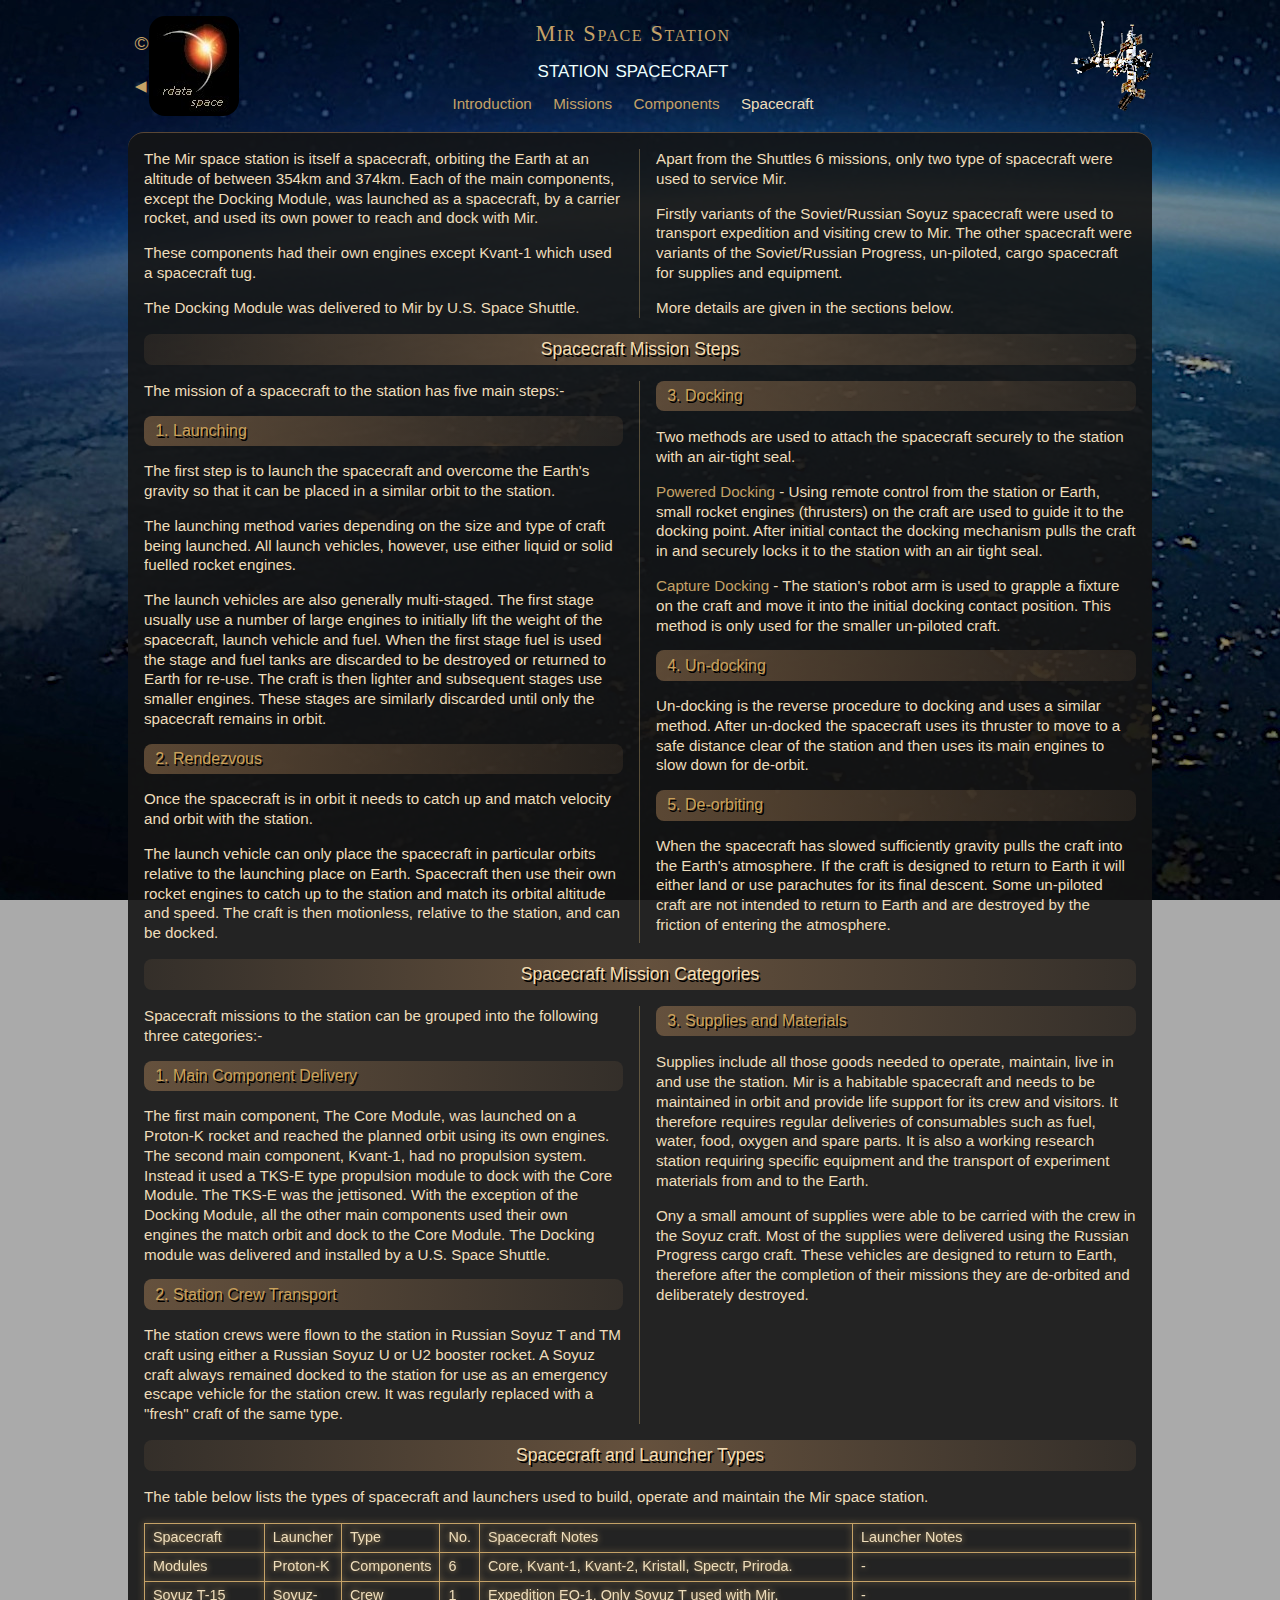
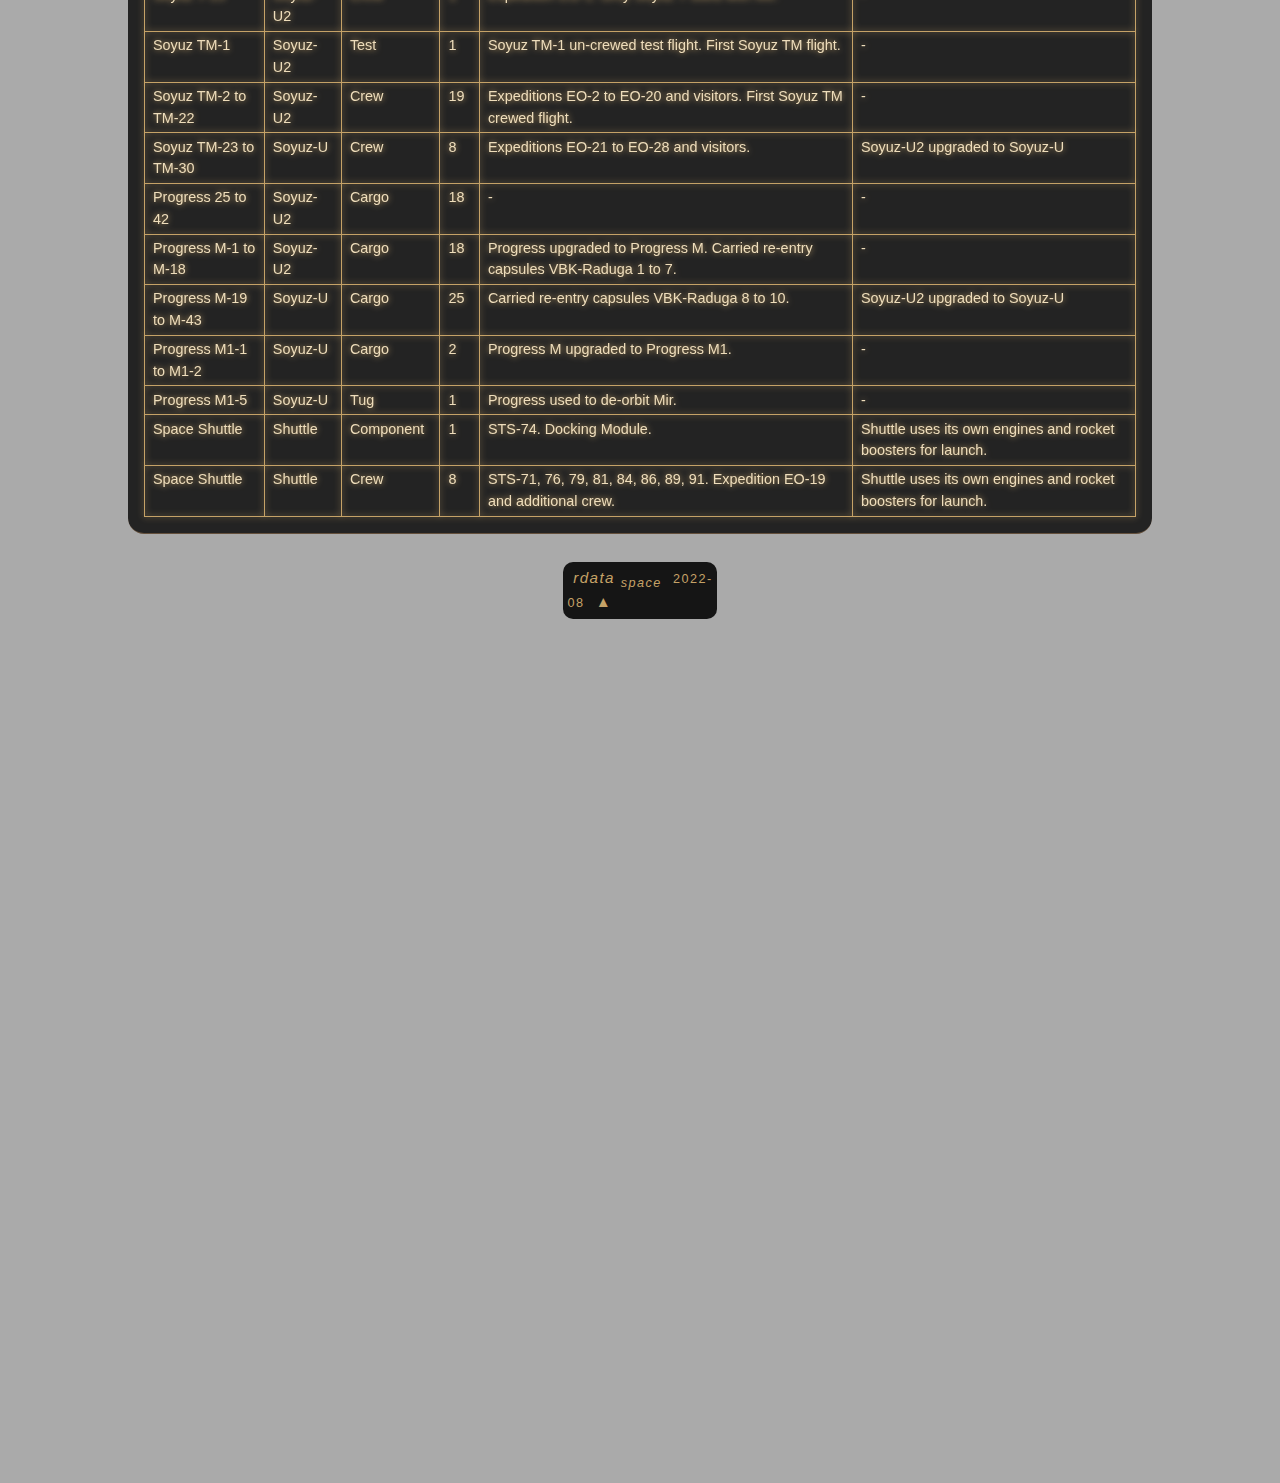
<file: mir-spacecraft.html>
<!DOCTYPE html>

<html lang="en-US">

	<!-- Head -->

	<head>
		<meta charset="utf-8">
		<meta name="author" content="rdataspace">
		<meta name="description" content="Summary of the assembly and operation, in orbit, of the Mir Space Station">
		<title>Mir Spacecraft</title>
		<meta name="viewport" content="width=device-width, initial-scale=1">
		<link rel="stylesheet" type="text/css" href="mir.css">
		<link rel="Shortcut Icon" href="rdata.ico" type="image/x-icon">
	</head>
	
	<body class="background backMir">


		<!-- Header -->

		<div class="gridHeader">
			<div class="flexRow-sb">
				<div class="flexCol">
					<a class="hlink" href="https://creativecommons.org/publicdomain/zero/1.0/" title="External link to license site" target="_blank" style="margin: 1rem 0rem 1.2rem 0rem; font-size: larger;">&#169;</a>
					<a class="hlink" href="https://rdataspace.github.io/portal/" title="Go to rdataspace Portal">&#9664;</a>
				</div>	
				<a class="ilink" href="https://rdataspace.github.io/portal/" title="Go to rdataspace Portal"><img src="images/logo-rdataspace.jpg" alt="rdataspace logo" ></a>
			</div>

			<div class="flexCol" style="margin-left: 2%;">
				<div class="headerText-1">Mir Space Station</div>
				<div class="headerText-2">station spacecraft</div>
				<div class="flexRow-sb" style="width: 45%;">
					<a class="hlink" href="index.html" title="Introduction page">Introduction</a>
					<a class="hlink" href="mir-missions.html" title="missions page">Missions</a>
					<a class="hlink" href="mir-components.html" title="Components page">Components</a>
					<p>Spacecraft</p>
				</div>
			</div>
				
			<img src="images/mir-header-pic.png" alt="ISS Header Pic">
		</div>	


		<!-- Introduction -->

		<section>

			<div class="grid-2col">

				<!-- Left col -->

				<div class="leftCol">
					<p>The Mir space station is itself a spacecraft, orbiting the Earth at an altitude of between 354km and 374km. Each of the main components, except the Docking Module, was launched as a spacecraft, by a carrier rocket, and used its own power to reach and dock with Mir.</p>
					<p>These components had their own engines except Kvant-1 which used a spacecraft tug.</p>
					<p>The Docking Module was delivered to Mir by U.S. Space Shuttle.</p>
				</div>

				<!-- Right col -->

				<div class="rightCol">				
						<p>Apart from the Shuttles 6 missions, only two type of spacecraft were used to service Mir.</p>
						<p>Firstly variants of the Soviet/Russian Soyuz spacecraft were used to transport expedition and visiting crew to Mir. The other spacecraft were variants of the Soviet/Russian Progress, un-piloted, cargo spacecraft for supplies and equipment.</p>
						<p>More details are given in the sections below.</p>
				</div>
			</div>

			<!-- Spacecraft Mission Steps -->

			<div class="barH2"><h2>Spacecraft Mission Steps</h2>
			</div>

			<div class="grid-2col">

				<!-- Left col -->

				<div class="leftCol">				
					<p>The mission of a spacecraft to the station has five main steps:-</p>

					<div class="barH3"><h3>1. Launching</h3>
					</div>
					<p>The first step is to launch the spacecraft and overcome the Earth's gravity so that it can be placed in a similar orbit to the station.</p>
					<p>The launching method varies depending on the size and type of craft being launched. All launch vehicles, however, use either liquid or solid fuelled rocket engines.</p>
					<p>The launch vehicles are also generally multi-staged. The first stage usually use a number of large engines to initially lift the weight of the spacecraft, launch vehicle and fuel. When the first stage fuel is used the stage and fuel tanks are discarded to be destroyed or returned to Earth for re-use. The craft is then lighter and subsequent stages use smaller engines. These stages are similarly discarded until only the spacecraft remains in orbit.</p>

					<div class="barH3"><h3>2. Rendezvous</h3>
					</div>
					<p>Once the spacecraft is in orbit it needs to catch up and match velocity and orbit with the station.</p>
					<p class="mb0">The launch vehicle can only place the spacecraft in particular orbits relative to the launching place on Earth. Spacecraft then use their own rocket engines to catch up to the station and match its orbital altitude and speed. The craft is then motionless, relative to the station, and can be docked.</span></p>
				</div>
				
				<!-- Right col -->

				<div class="rightCol">				
					<div class="barH3"><h3>3. Docking</h3>
					</div>
					<p class="padt">Two methods are used to attach the spacecraft securely to the station with an air-tight seal.</p>
					<p><span class="color">Powered Docking</span> - Using remote control from the station or Earth, small rocket engines (thrusters) on the craft are used to guide it to the docking point. After initial contact the docking mechanism pulls the craft in and securely locks it to the station with an air tight seal.</p>
					<p><span class="color">Capture Docking</span> - The station's robot arm is used to grapple a fixture on the craft and move it into the initial docking contact position. This method is only used for the smaller un-piloted craft.</p>

					<div class="barH3"><h3>4. Un-docking</h3>
					</div>
					<p>Un-docking is the reverse procedure to docking and uses a similar method. After un-docked the spacecraft uses its thruster to move to a safe distance clear of the station and then uses its main engines to slow down for de-orbit.</p>

					<div class="barH3"><h3>5. De-orbiting</h3>
					</div>
					<p>When the spacecraft has slowed sufficiently gravity pulls the craft into the Earth's atmosphere. If the craft is designed to return to Earth it will either land or use parachutes for its final descent. Some un-piloted craft are not intended to return to Earth and are destroyed by the friction of entering the atmosphere.</p>
				</div>
			</div>

			<!-- Spacecraft Mission Categories -->

			<div class="barH2"><h2>Spacecraft Mission Categories</h2>
			</div>

			<div class="grid-2col">

				<!-- Left col -->

				<div class="leftCol">				

					<p>Spacecraft missions to the station can be grouped into the following three categories:-</p>

					<div class="barH3"><h3>1. Main Component Delivery</h3>
					</div>
					<p>The first main component, The Core Module, was launched on a Proton-K rocket and reached the planned orbit using its own engines. The second main component, Kvant-1, had no propulsion system. Instead it used a TKS-E type propulsion module to dock with the Core Module. The TKS-E was the jettisoned. With the exception of the Docking Module, all the other main components used their own engines the match orbit and dock to the Core Module. The Docking module was delivered and installed by a U.S. Space Shuttle.</p>

					<div class="barH3"><h3>2. Station Crew Transport</h3>
					</div>
					<p class="mb0">The station crews were flown to the station in Russian Soyuz T and TM craft using either a Russian Soyuz U or U2 booster rocket. A Soyuz craft always remained docked to the station for use as an emergency escape vehicle for the station crew. It was regularly replaced with a "fresh" craft of the same type.</p>
				</div>

				<!-- Right col -->

				<div class="rightCol">				
					<div class="barH3"><h3>3. Supplies and Materials</h3>
					</div>
					<p class="padt">Supplies include all those goods needed to operate, maintain, live in and use the station. Mir is a habitable spacecraft and needs to be maintained in orbit and provide life support for its crew and visitors. It therefore requires regular deliveries of consumables such as fuel, water, food, oxygen and spare parts. It is also a working research station requiring specific equipment and the transport of experiment materials from and to the Earth.</p>
					<p>Ony a small amount of supplies were able to be carried with the crew in the Soyuz craft. Most of the supplies were delivered using the Russian Progress cargo craft. These vehicles are designed to return to Earth, therefore after the completion of their missions they are de-orbited and deliberately destroyed.</p>
				</div>
			</div>

			<!-- Spacecraft and Launcher Types -->  

			<div class="barH2"><h2>Spacecraft and Launcher Types</h2>
			</div>

			<!-- One col -->

			<div class="oneCol">				
				<p class="padb">The table below lists the types of spacecraft and launchers used to build, operate and maintain the Mir space station.
				<!-- <span class="color-small"> (More at <a class="alink" href="../sts/sts-payloads-stations.html#mir" target="_blank" title="Article Link - rdata STS"><small><em>rdata&nbsp;<sub>space</sub></em> Space Shuttle</a>)</small></span> --></p>

				<table class="shadow-gold">
					<tr>
						<td class="td-head" width="12.5%">Spacecraft</td>
						<td class="td-head" width="6%">Launcher</td>
						<td class="td-head">Type</td>
						<td class="td-head">No.</td>							
						<td class="td-head" width="41%">Spacecraft Notes</td>
						<td class="td-head" width="31%">Launcher Notes</td>
					</tr>

					<tr>
						<td>Modules</td>
						<td>Proton-K</td>
						<td>Components</td>
						<td>6</td>
						<td>Core, Kvant-1, Kvant-2, Kristall, Spectr, Priroda.</td>
						<td>-</td>
					</tr>

					<tr>
						<td>Soyuz T-15</td>
						<td>Soyuz-U2</td>
						<td>Crew</td>
						<td>1</td>
						<td>Expedition EO-1. Only Soyuz T used with Mir.</td>
						<td>-</td>
					</tr>

					<tr>
						<td>Soyuz TM-1</td>
						<td>Soyuz-U2</td>
						<td>Test</td>
						<td>1</td>
						<td>Soyuz TM-1 un-crewed test flight. First Soyuz TM flight.</td>
						<td>-</td>
					</tr>

					<tr>
						<td>Soyuz TM-2 to TM-22</td>
						<td>Soyuz-U2</td>
						<td>Crew</td>
						<td>19</td>
						<td>Expeditions EO-2 to EO-20 and visitors. First Soyuz TM crewed flight.</td>
						<td>-</td>
					</tr>

					<tr>
						<td>Soyuz TM-23 to TM-30</td>
						<td>Soyuz-U</td>
						<td>Crew</td>
						<td>8</td>
						<td>Expeditions EO-21 to EO-28 and visitors.</td>
						<td>Soyuz-U2 upgraded to Soyuz-U</td>
					</tr>

					<tr>
						<td>Progress 25 to 42</td>
						<td>Soyuz-U2</td>
						<td>Cargo</td>
						<td>18</td>
						<td>-</td>
						<td>-</td>
					</tr>

					<tr>
						<td>Progress M-1 to M-18</td>
						<td>Soyuz-U2</td>
						<td>Cargo</td>
						<td>18</td>
						<td>Progress upgraded to Progress M. Carried re-entry capsules VBK-Raduga 1 to 7.</td>
						<td>-</td>
					</tr>

					<tr>
						<td>Progress M-19 to M-43</td>
						<td>Soyuz-U</td>
						<td>Cargo</td>
						<td>25</td>
						<td>Carried re-entry capsules VBK-Raduga 8 to 10.</td>
						<td>Soyuz-U2 upgraded to Soyuz-U</td>
					</tr>

					<tr>
						<td>Progress M1-1 to M1-2</td>
						<td>Soyuz-U</td>
						<td>Cargo</td>
						<td>2</td>
						<td>Progress M upgraded to Progress M1.</td>
						<td>-</td>
					</tr>

					<tr>
						<td>Progress M1-5</td>
						<td>Soyuz-U</td>
						<td>Tug</td>
						<td>1</td>
						<td>Progress used to de-orbit Mir.</td>
						<td>-</td>
					</tr>
				
					<tr>
						<td>Space Shuttle</td>
						<td>Shuttle</td>
						<td>Component</td>
						<td>1</td>
						<td>STS-74. Docking Module.</td>
						<td>Shuttle uses its own engines and rocket boosters for launch.</td>
					</tr>
				
					<tr>
						<td>Space Shuttle</td>
						<td>Shuttle</td>
						<td>Crew</td>
						<td>8</td>
						<td>STS-71, 76, 79, 81, 84, 86, 89, 91.  Expedition EO-19 and additional crew.</td>
						<td>Shuttle uses its own engines and rocket boosters for launch.</td>
					</tr>

				</table>
			</div>
		</section>		

		<!-- Footer Banner -->

		<div class="footBanner flexRow-sa">
			<a class="hlink" href="#" title="Top of page"><em>&nbsp;rdata&nbsp;<sub>space</sub></em>&nbsp;&nbsp;<small>2022-08</small>&nbsp;&nbsp;&#9650;&nbsp;</a>
		</div>

		<!-- End -->

	</body>
</html>
</file>
<file: mir.css>
/* mir.css */

/* Box Sizing */

  * {
    box-sizing: border-box;
  }

/* Body */

body {
  margin: 0rem;
}

/* Background */

.background {
  background-color: #aaa;
  background-blend-mode: multiply;
  background-attachment: fixed;
}
.backMir {
  background-image: url("images/background-mir.jpg");
}
.backTech {
  background-image: url("images/background-tech.jpg");
}

/* Flex */

.flexRow-sa {
  display: flex;
  flex-direction: row;
  flex-wrap: nowrap;
  align-items: flex-start;
  justify-content: space-around;
}
.flexRow-sb {
  display: flex;
  flex-direction: row;
  flex-wrap: nowrap;
  justify-content: space-between;
}
.flexRow-se {
  display: flex;
  flex-direction: row;
  flex-wrap: nowrap;
  justify-content: space-evenly;
}
.flexCol {
  display: flex;
  flex-direction: column;
  flex-wrap: nowrap;
  align-items: center;
}
.oneCol {
  display: block;
  margin: 1rem;
}
.leftCol {
  border-right: 0.1rem solid rgba(175,150,100,0.45);
  margin: 1rem 0rem 1rem 1rem;
  padding-right: 1rem;
}
.rightCol {
  margin: 1rem;
}

/* Grids */

.gridHeader {
  display: grid;
  grid-template-columns: 8% auto 11%;
  column-gap: 0%;
  row-gap: 0%;
  width: 79%;
  background: transparent;
  margin: 1rem auto;
}
.grid-2col {
  display: grid;
  grid-template-rows: auto;
  grid-template-columns: 1fr 1fr;
  column-gap: 0;
  row-gap: 0;
  width: 100%;
}

/* Sticky */ 

.stick {
  display: block;
  position: sticky;
  top: 0rem;
  z-index: 5;
}
.stick3v {
  position: sticky;
  top: 3vh;
  z-index: 5;
}
.stick4v {
  position: sticky;
  top: 4vh;
  z-index: 5;
}

/* Header Text */

.headerText-1 {
  font: small-caps 1.4rem Georgia, serif;
  color: #c5a267;
  letter-spacing: 0.1rem;
  margin: 0.3rem auto 0.5rem auto
}
.headerText-2 {
  font: small-caps 1.5rem Verdana, sans-serif;
  color: #eff;
  margin: 0rem auto 0.7rem auto
}

/* Images */

img {
  display: block;
  border-radius: 1rem;
}
.fl {
  float: left;
}
.fr {
  float: right;
}
.middle {
  margin: 0rem auto;
}
.bdgold {
  border: 1px solid 	rgb(197, 162, 103);
}
.bdgoldHalf {
  border: 1px solid 	rgba(197, 162, 103, 0.5);
}
figure {
  display: flex;
  flex-flow: column;
  margin: 0rem;
}
figcaption {
  font: 0.9rem/1.5 Verdana, sans-serif;
  color: #c5a267;
  background-color: transparent;
  padding-top: 15px;
  text-align: center;
}
.shadow-gold {
  filter: drop-shadow(0rem 0rem 0.2rem #c5a267);
}
.fade {
  opacity: 1;
}
.fade:hover {
  opacity: 0.7;
  box-shadow: 0rem 0rem 0.2rem 0.2rem #ddd;
  transition-duration: 0.3s;
}

/* Sections */

section {
  background-color: rgba(20,20,20,0.9);
  width: 80%;
  margin: 1rem auto;
  border-radius: 1rem;
  border-top: 0.1rem solid rgba(200,150,100,0.4);
  border-bottom: 0.1rem solid rgba(200,150,100,0.4);
}

/* Text */

p {
  font: 0.95rem/1.3 Verdana, sans-serif;
  color: #eeddbb;
}
p:first-of-type {
  margin-top: 0rem;
}
p:last-of-type {
  margin-bottom: 0rem;
}
h1 {
  font: 1.1rem/0.7 Verdana, sans-serif;
  color: #fff;
  letter-spacing: 0.1rem;
  text-shadow: 0.1rem 0.1rem #000;
  text-align: center;
  padding: 0.7rem;
  margin: 0;
}
h2 {
  font: 1.1rem/0.5 Verdana, sans-serif;
  color: wheat;
  text-shadow: 0.1em 0.1em #000;
  text-align: center;
  padding: 0.7rem;
  margin: 0;
}
h3 {
  font: 1rem/0.5 Verdana, sans-serif;
  color: #caa15a;
  text-shadow: 0.1em 0.1em #000;
  text-align: left;
  padding: 0.7rem;
  margin: 0;
}
h4 {
  font: 0.97rem/1 Verdana, sans-serif;
  color: #caa15a;
  text-align: left;
  margin: 0;
}
.bdt {
  border-top: 0.1rem solid rgba(200,150,100,0.4);
}
.bdr {
  border-right: 0.1rem solid rgba(200,150,100,0.4);
}
.bdb {
  border-bottom: 0.1rem solid rgba(200,150,100,0.4);
}
.lh15 {
  line-height: 1.5;
}
.lh20 {
  line-height: 2;
}

/* Margins */

.mt {
  margin-top: 1rem;
}
.mt0 {
  margin-top: 0rem;
}
.mr {
  margin-right: 1rem;
}
.mr0 {
  margin-right: 0rem;
}
.mb {
  margin-bottom: 1rem;
}
.mb0 {
  margin-bottom: 0rem;
}
.ml {
  margin-left: 1rem;
}
.ml0 {
  margin-left: 0rem;
}

/* Alignment */

.center {
  display: flex;
  justify-content: center;
}
.clearBoth {
  clear: both;
}

/* Padding */

.padt {
  padding-top: 1rem;
}
.padr {
  padding-right: 1rem;
}
.padb {
  padding-bottom: 1rem;
}

/* Text Decoration */

.color {
  color: #c5a267;  
}
.color-small {
	font: 0.9rem sans-serif;
	color: #c5a267;
}
.color-lite {
	font: 0.95rem sans-serif;
	color: whitesmoke;
}

/* Bars */

.barH1 {
  height: auto;
  background-image:
  linear-gradient(to right,
  rgba(200,150,100,0),
  rgba(200,150,100,0.4),
  rgba(200,150,100,0));
  background-color: rgba(20,20,20,0.9);
  border-top-left-radius: 1rem;
  border-top-right-radius: 1rem;
  border-top: 0.1rem solid rgba(200,150,100,0.4);
  z-index: 0;
}
.barH2 {
  height: auto;
  background-image:
  linear-gradient(to right,
  rgba(200,150,100,0.1),
  rgba(200,150,100,0.4),
  rgba(200,150,100,0.1));
  margin: 0rem 1rem;
  border: 0;
  border-radius: 0.5rem;
}
.barH3 {
  height: auto;
  background-image:
  linear-gradient(to right,
  rgba(200,150,100,0.4),
  rgba(200,150,100,0.1));
  margin: 0rem;
  border: 0;
  border-radius: 0.5rem;
}

/* Lists  */

ul {
  margin: 0;
  padding: 0;
}
ul.blank {
  list-style: none;
}
ol {
  margin-left: 1rem;
  padding:0;
}
li {
  color: #edb;
  font: 0.9rem/2 Verdana, sans-serif;
}

/* Links */

.hlink {
  font: 0.95rem/1.3 Verdana, sans-serif;
}
.hlink:link {
  color: #c5a267;
  text-decoration: none;
}
.hlink:visited {
  color: #c5a267;
}
.hlink:hover {
  color: #fff;
  text-decoration: none;
}
.hlink:active {
  color: red;
}

/* Article Links */

.alink:link, .alink:visited {
  font: 0.95rem/1.3 Verdana, sans-serif;
  color: #c5a267;
  border-bottom: 0.1rem dotted #74726f;
  text-decoration: none;
}
.alink:hover {
  color: #fff;
  border-bottom: 0.1rem dotted #fff;
  text-decoration: none;
}
.alink:active {
  color: red;
}

/* Image Links */

.ilink:link, .ilink:visited {
  text-decoration: none;
}
.ilink:hover {
  text-decoration: none;
  opacity: 0.7;
  filter: drop-shadow(0rem 0rem 0.3rem #c5a267);
  transition-duration: 0.4s;
}
.ilink:active {
  text-decoration: none;
}

/* Symbol Links */

.slink:link, .slink:visited {
  color: #c5a267;
  text-decoration: none;
}
.slink:hover {
  color: #fff;
  text-decoration: none;
}
.slink:active {
  text-decoration: none;
}

/* External Links in body */

.elink:link, .elink:visited {
  color: whitesmoke;
  text-align: left;
  text-decoration: none;
}
.elink:hover {
  color: #fff;
  text-decoration: underline;
}
.elink:active {
  color: red;
}

/* Table Links */

.tlink:link, .tlink:visited {
  font: 0.95em/2 Verdana, sans-serif;
  color: #fff;
  text-decoration: none;
}
.tlink:hover {
  color: #b3c9df;
  border-bottom: 0.1em dotted #fff;
  text-decoration: none;
}
.tlink:active {
  color: red;
  border: 0;
}

/* Tables  */

table {
  width: auto;
  border-collapse: collapse;
  white-space: nowrap;
  margin: 0rem auto;
  z-index: 0;
}
td {
  font: 0.9rem/1.5 verdana, sans-serif;
  color: #edb;
  padding: 0.2rem 0.5rem 0.2rem 0.5rem;
  vertical-align: top;
  text-align: left;
  white-space: normal;
  border: 0.1rem solid #c5a267;
  cursor: default;
  z-index: 0;

}
.tdHead {
  font: 0.9rem Verdana, sans-serif;
  color: #c5a267;
  background-color: #101010;
  text-align: center;
  padding: 0.5rem;
  z-index: 1;
}
.tdHead-sort:hover {
  cursor: ns-resize;
  color: #c5a267;
  background-color: #333;
}

/* Table Notes */

.tableNote-button {
  position: relative;
  display: block;
  margin: 0rem auto;
  padding-top: 1rem;
}  
.tableNote-symbol {
  color: whitesmoke;
  font: 0.9rem sans-serif;
  border: 0.1rem solid #c5a267;
  padding: 0.15rem;
  border-radius: 0.5rem;
  cursor: default;
}
.tableNote-button:hover .tableNote {
  display: block;
  visibility: visible;
  opacity: 1;
}
.tableNote {
  display: block;
  position: absolute;
  top: 1rem;
  left: auto;
  width: auto;
  z-index: 2;
  padding: 0.5rem 1rem;
  background-color: #101010;
  border: 0.1rem solid #c5a267;
  border-radius: 0.5rem;
  visibility: hidden;
  opacity: 0;
  transition-duration: 0.3s;
}
.tableNote-heading {
  font: 1rem Verdana, sans-serif;
  cursor: default;
  text-align: center;
  margin-bottom: 0.5rem;
}
.tableNote-text {
  color: whitesmoke;
  font: 0.9rem Verdana, sans-serif;
  cursor: default;
  text-align: left;
  white-space: nowrap;
  margin-top: 0rem;
}

/* Footer */

.footBanner {
  font: 0.9em Verdana, sans-serif;
  color: #c5a267;
  background-color: #151515;
  letter-spacing: 0.1em;
  border-radius: 0.7em;
  padding: 0.4em 0em 0.5em 0.3em;
  margin: 2em auto 60em auto;
  width: 12%;
}

/* End */
</file>
